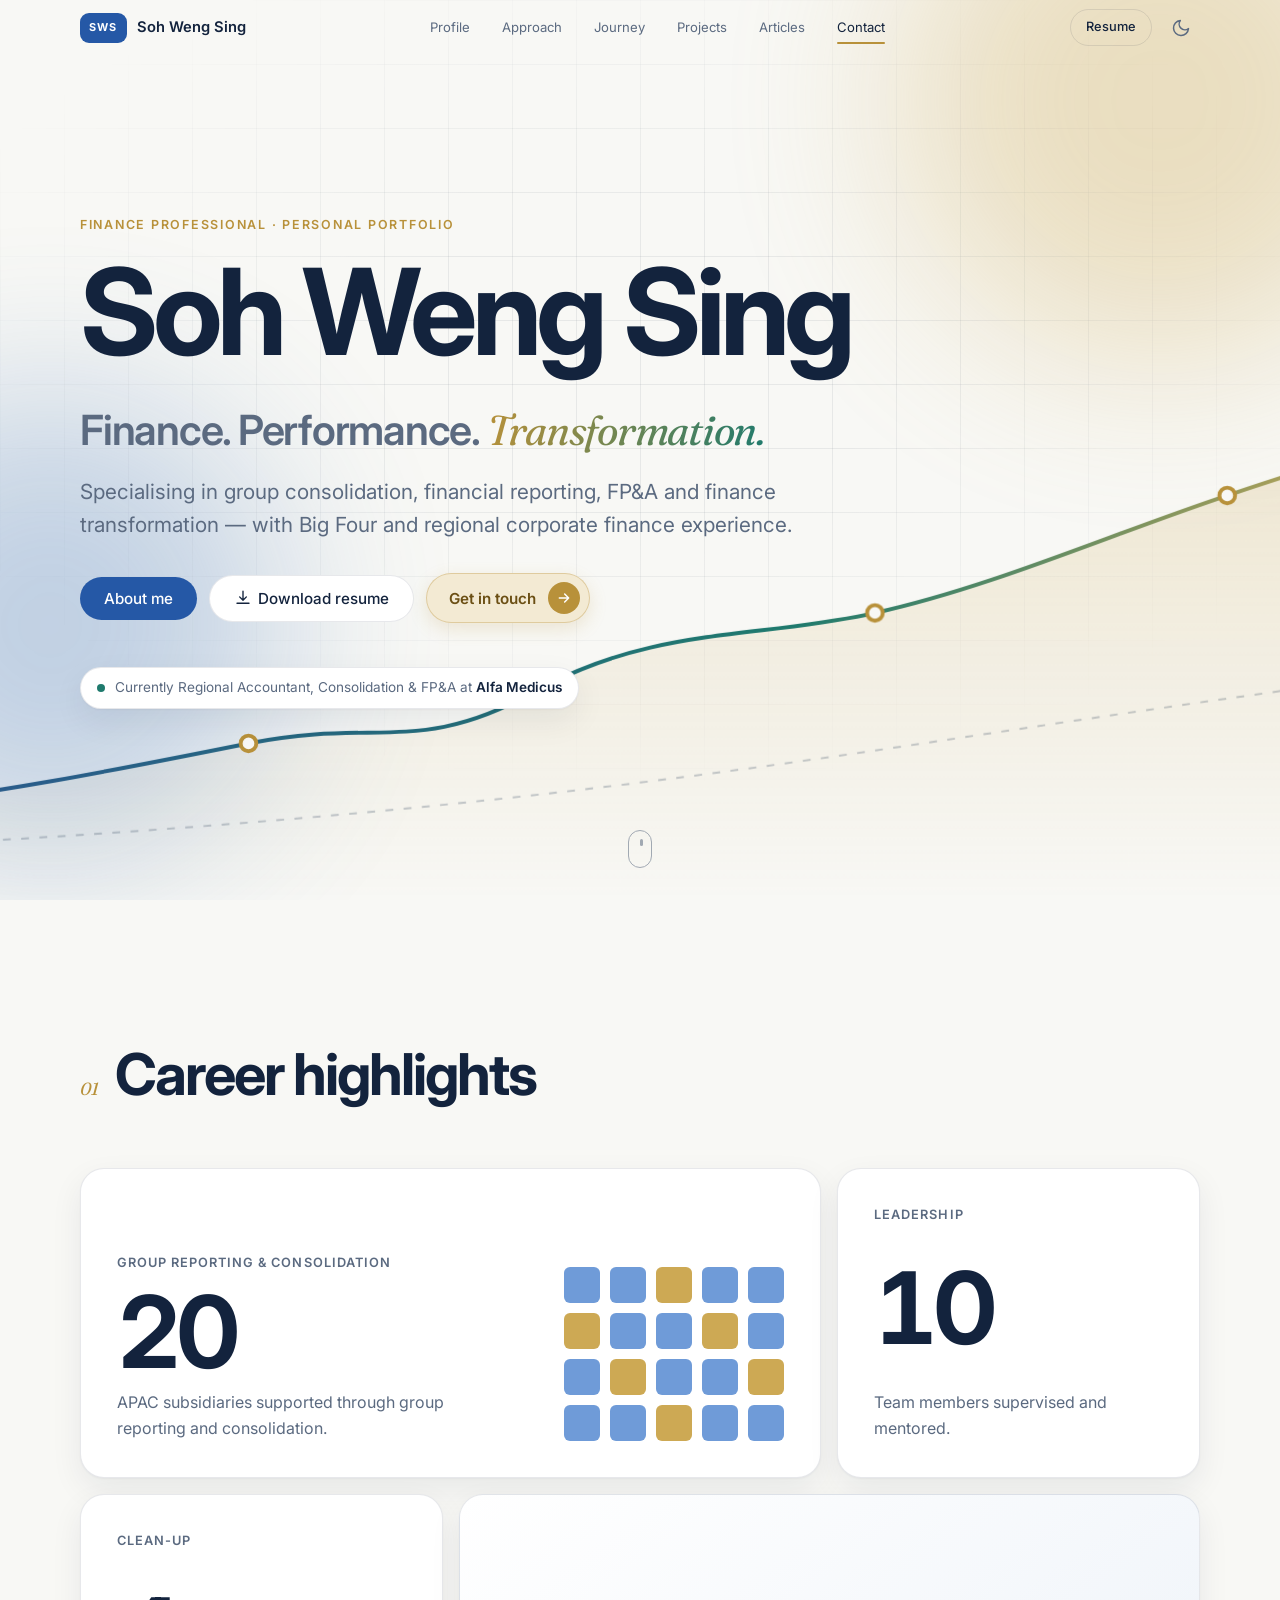
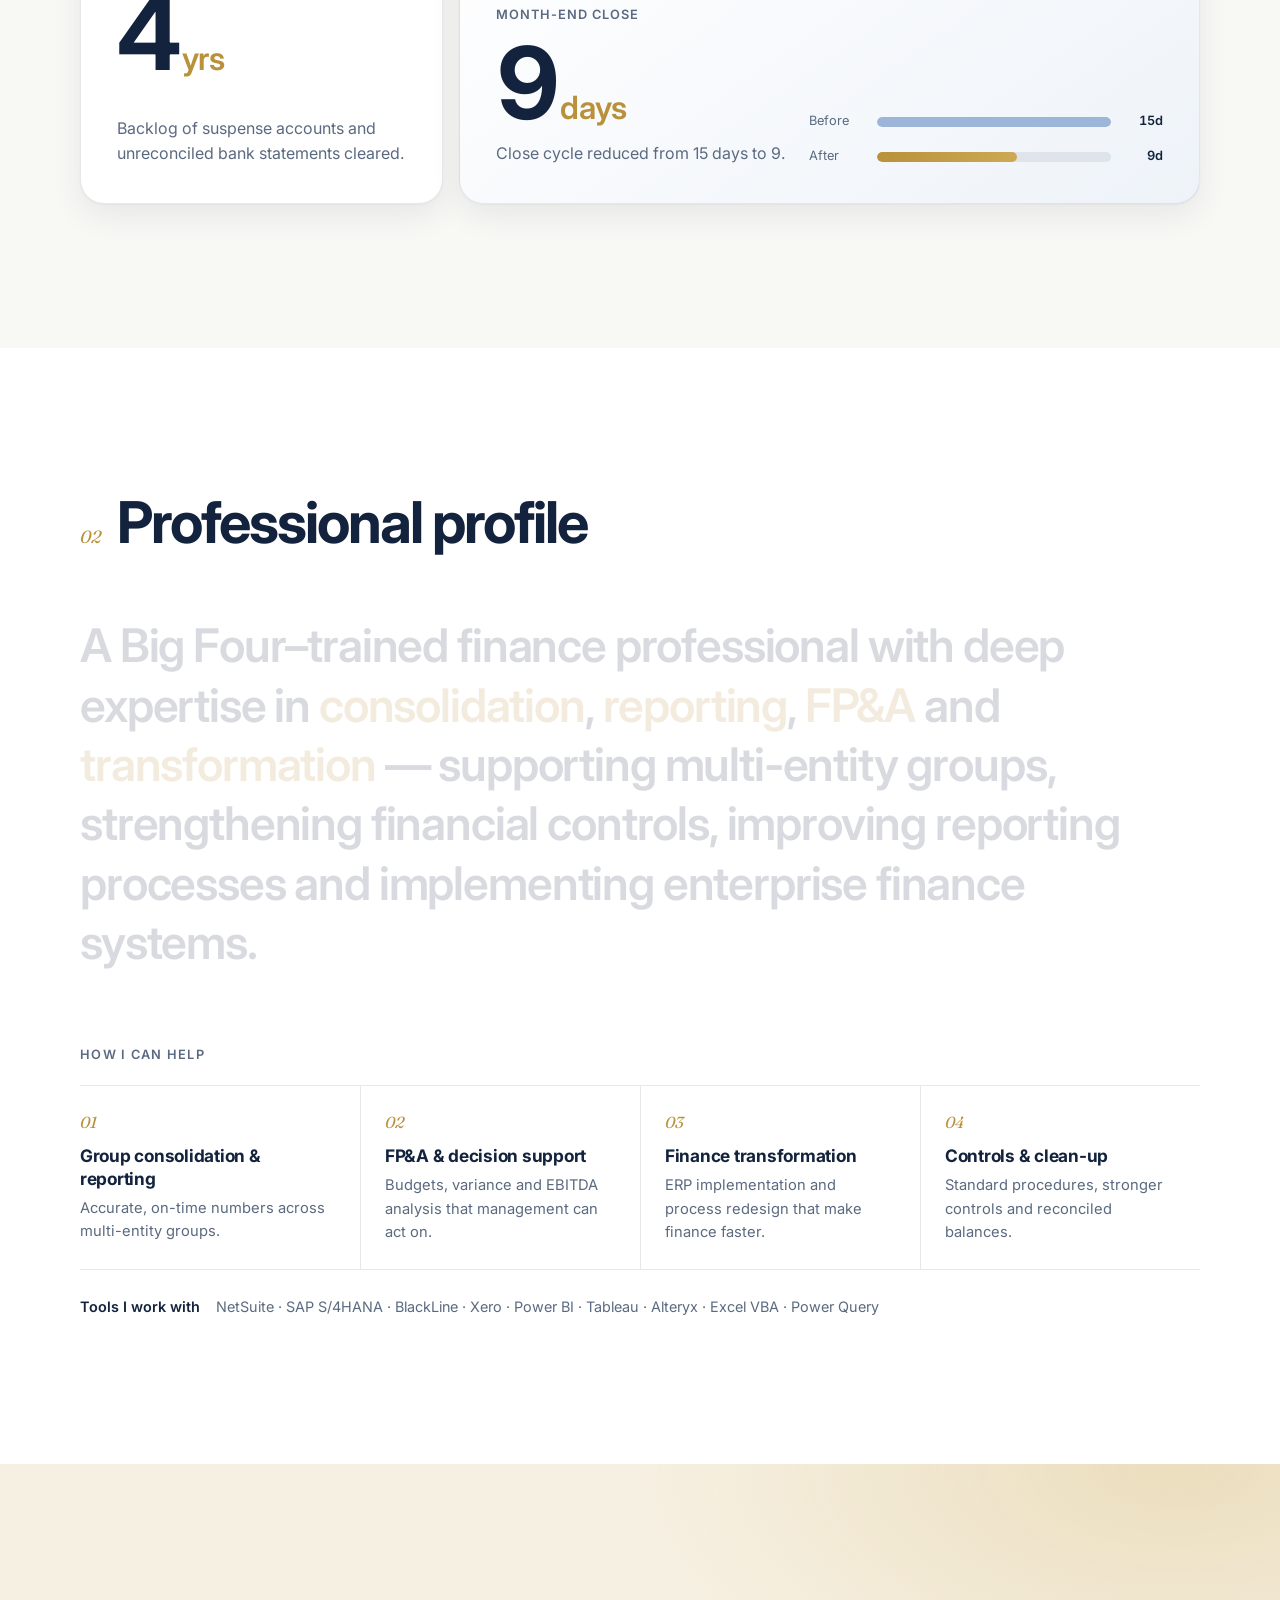
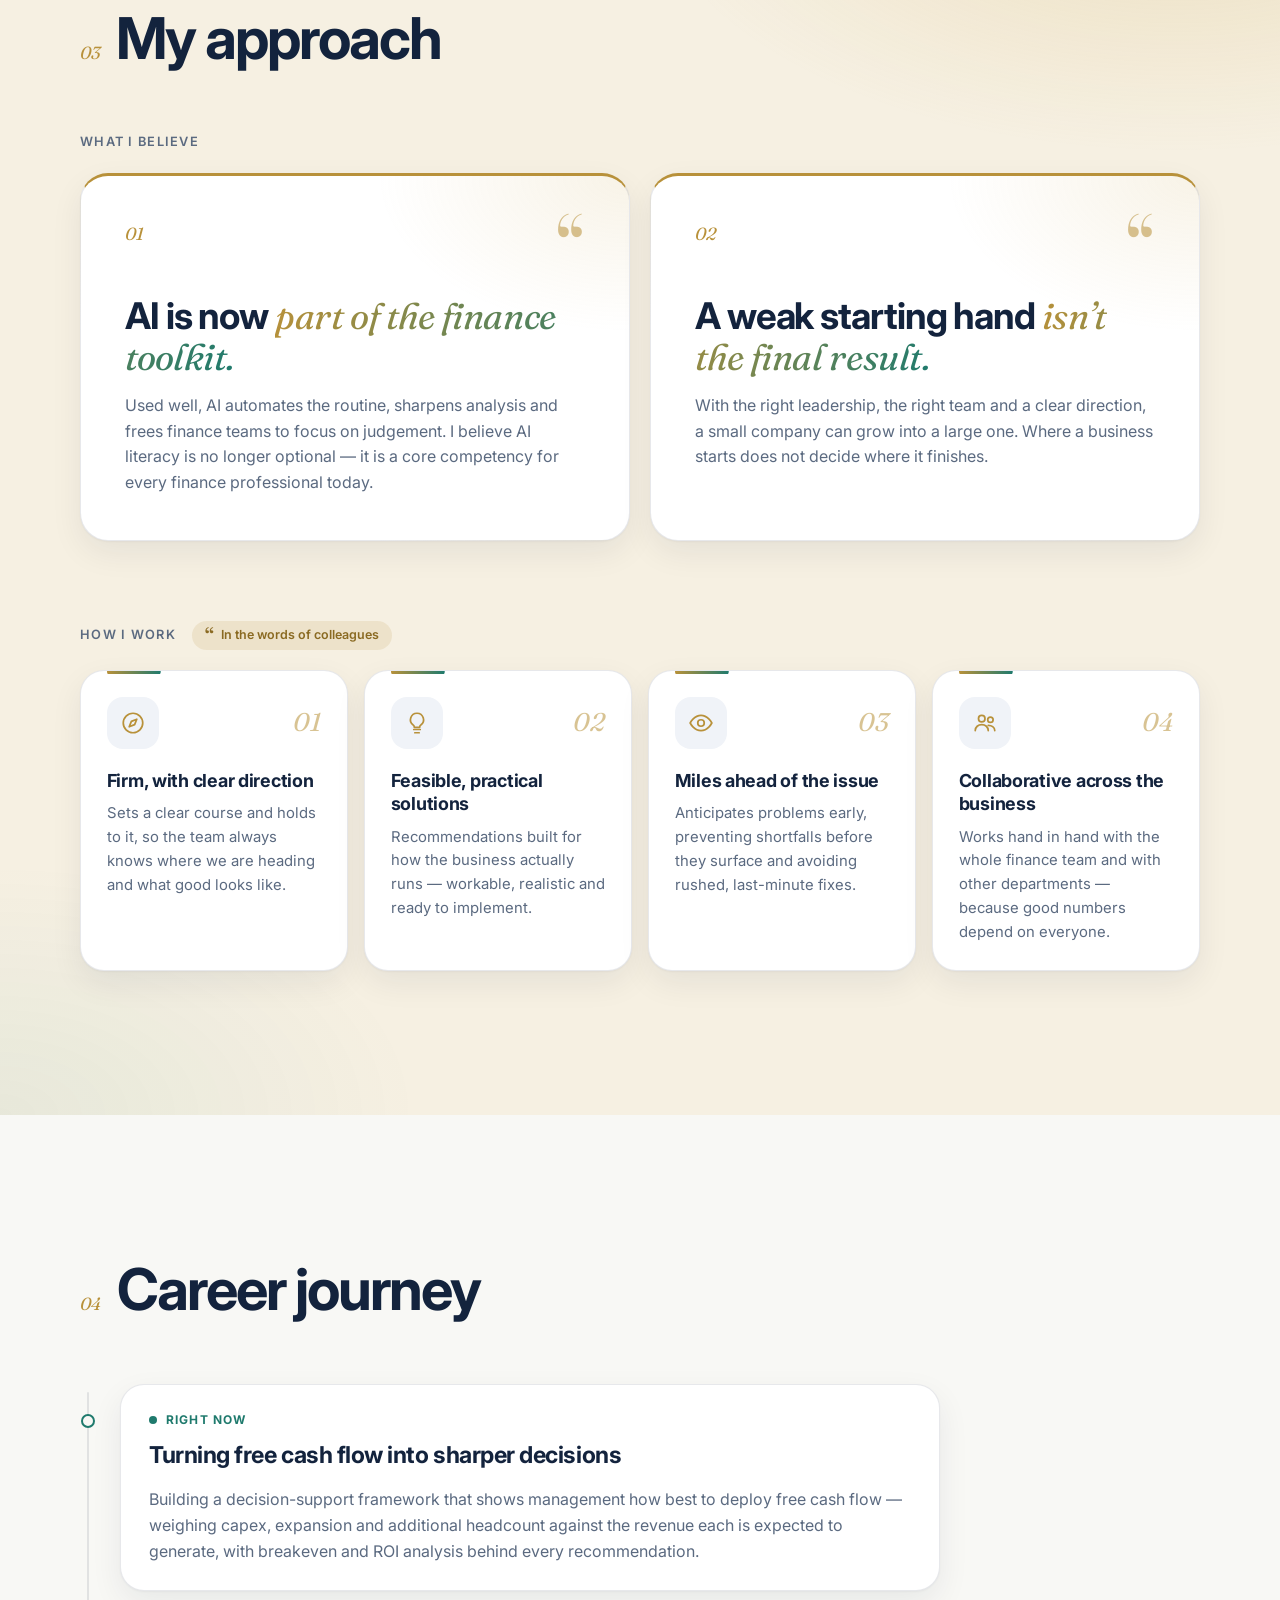
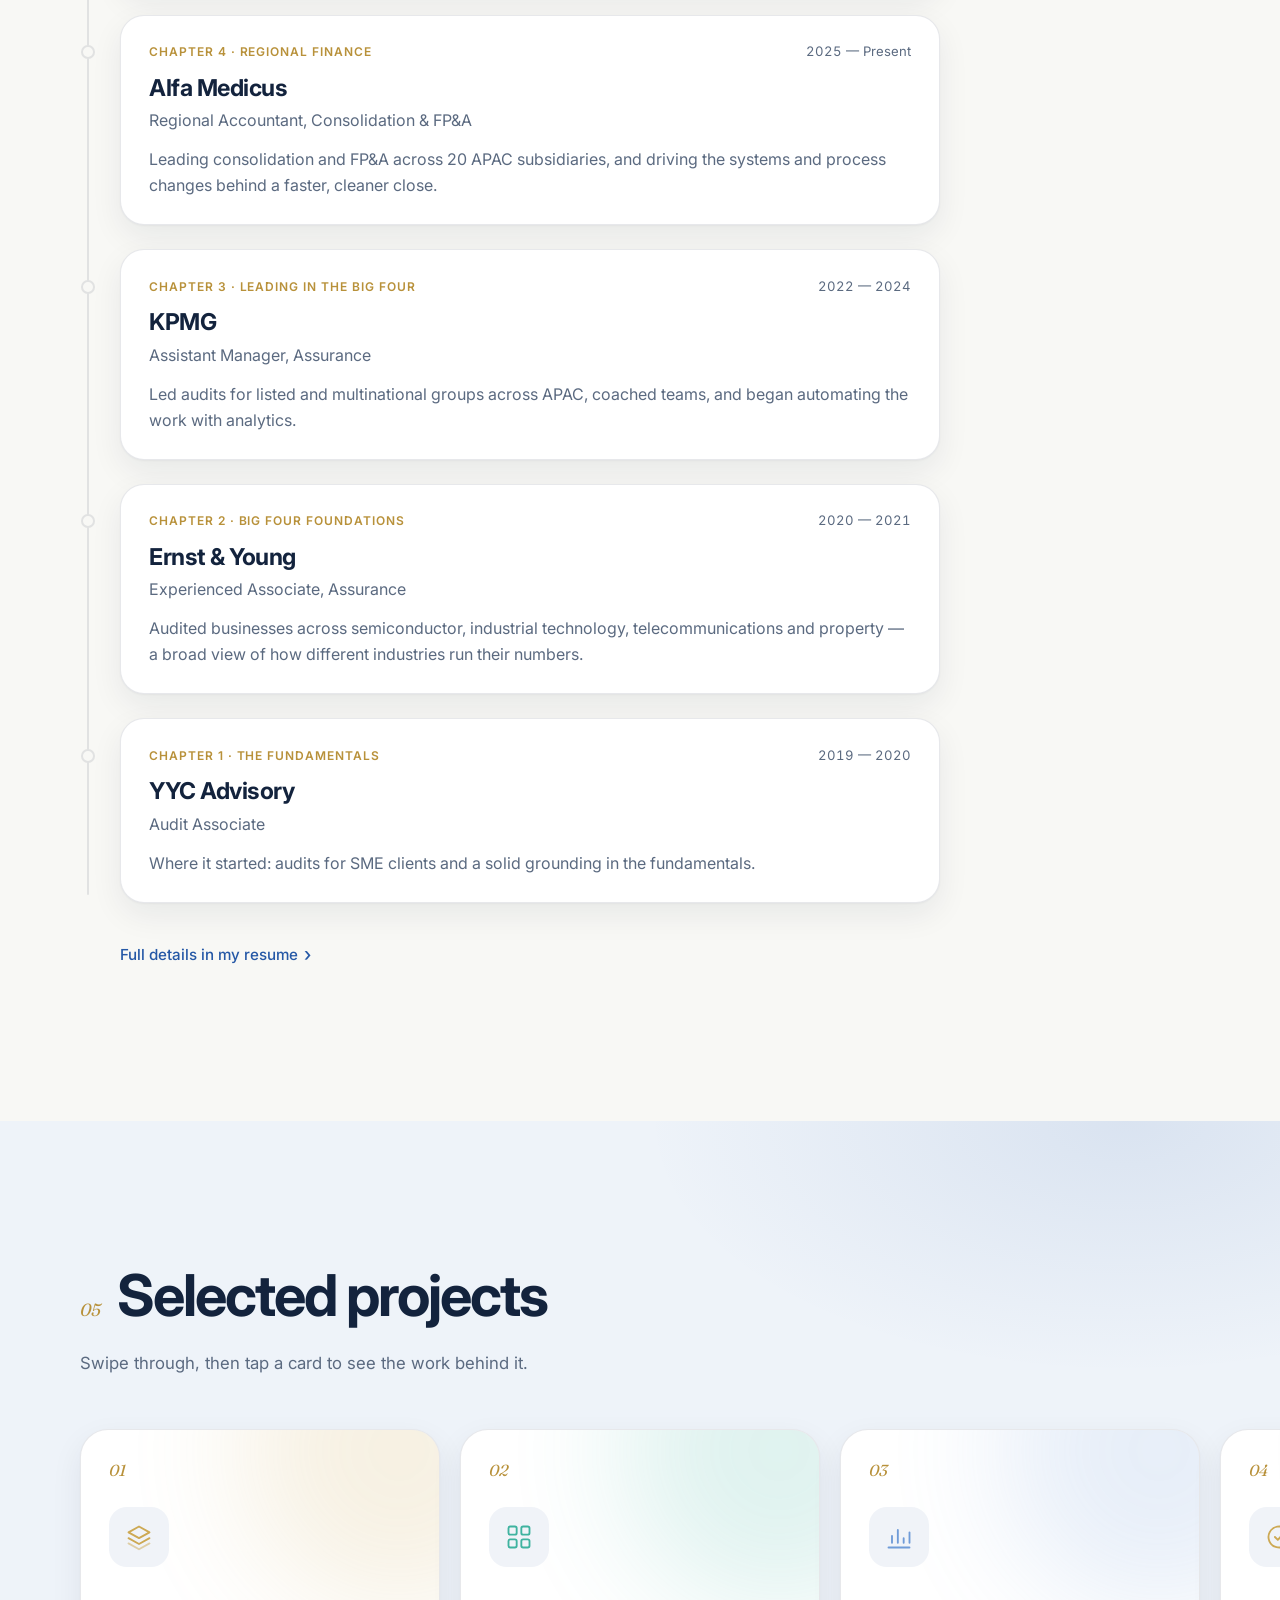
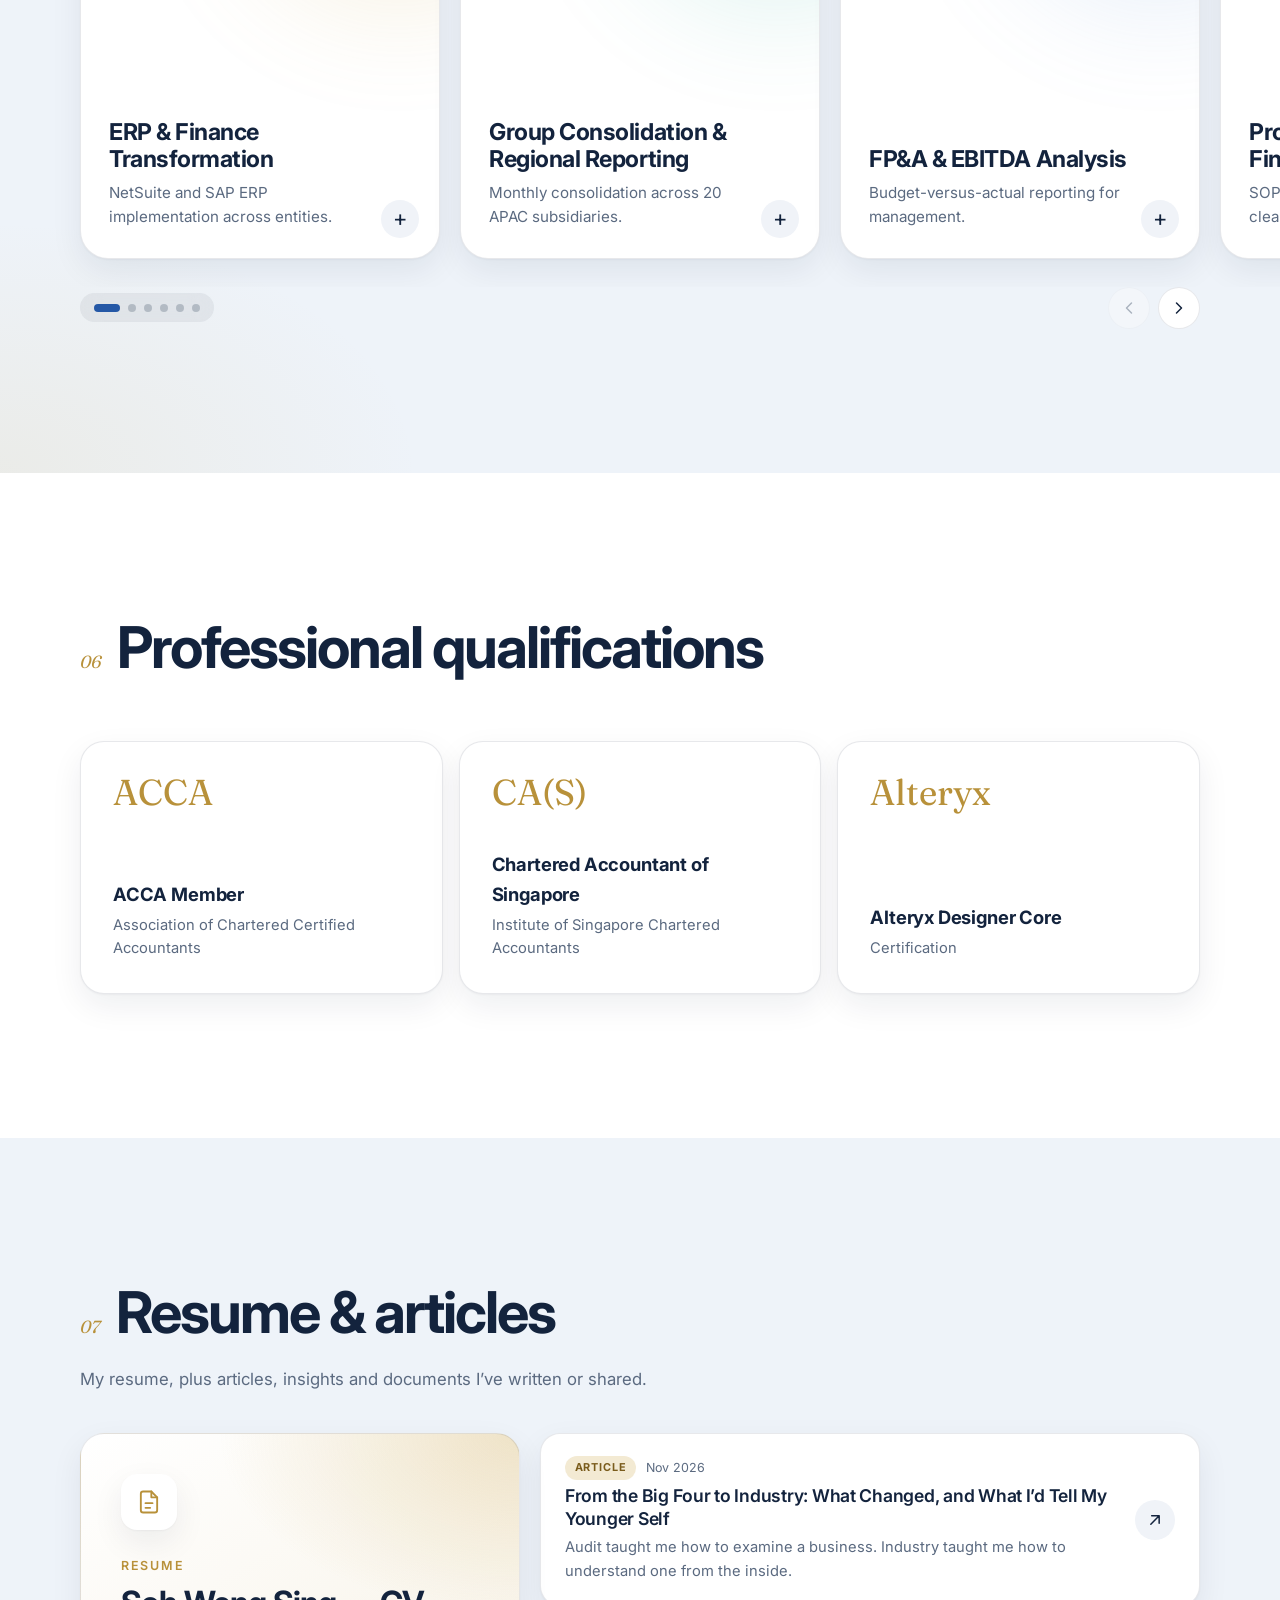
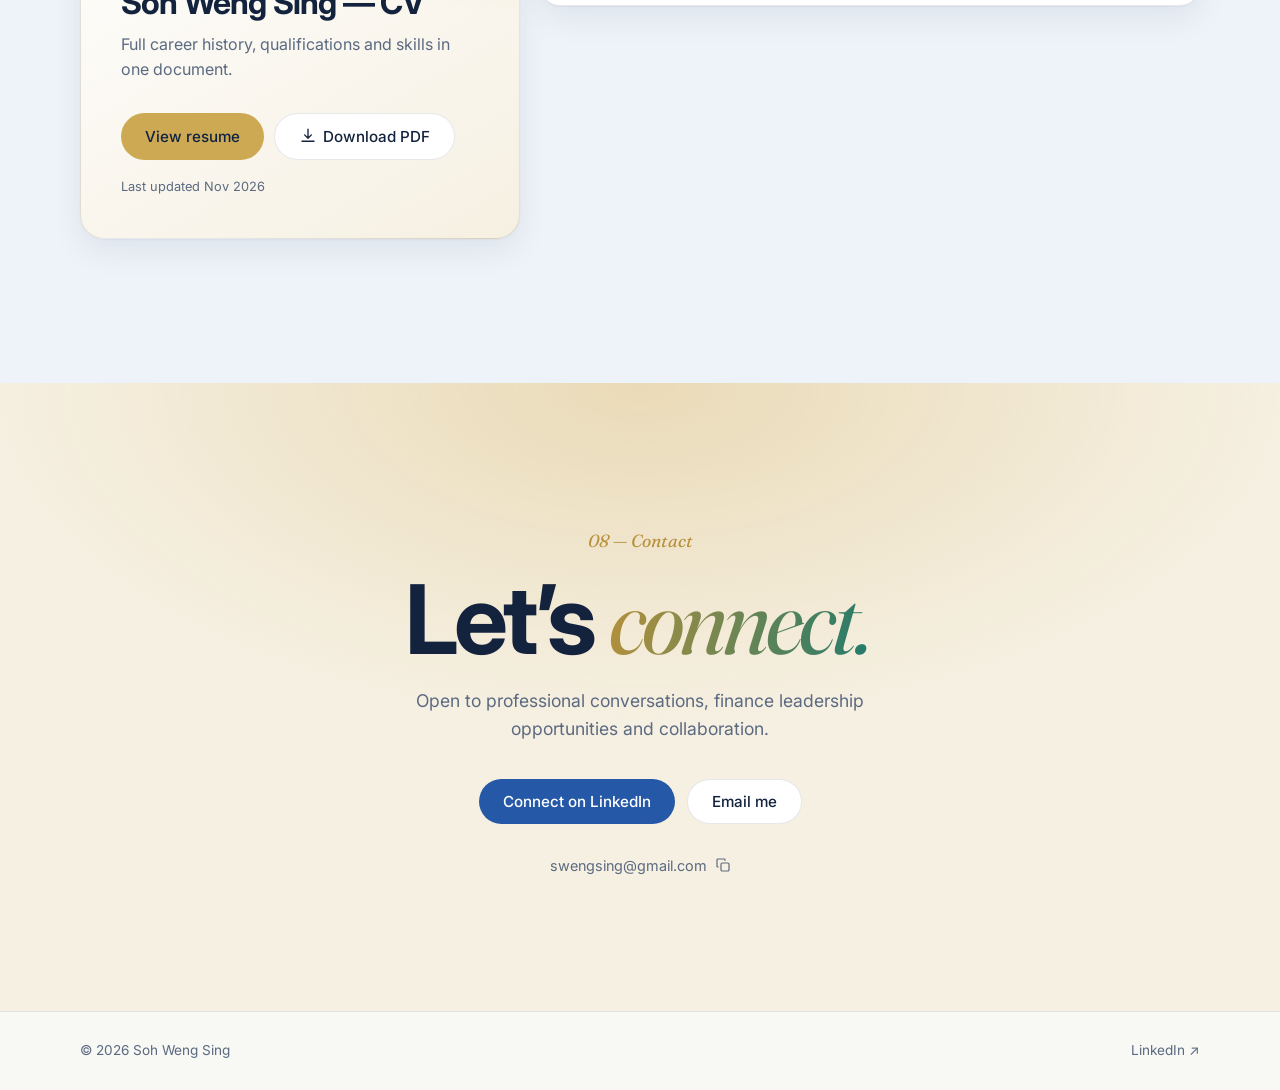
<file: index.html>
<!DOCTYPE html>
<html lang="en">
<head>
  <meta charset="UTF-8" />
  <meta name="viewport" content="width=device-width, initial-scale=1, viewport-fit=cover" />
  <title>Soh Weng Sing — Finance Professional</title>
  <meta name="description" content="Soh Weng Sing — Regional Accountant specialising in group consolidation, financial reporting, FP&amp;A and finance transformation." />
  <meta name="theme-color" content="#F6F4EF" />
  <link rel="canonical" href="https://wengsingsoh.com/" />
  <meta property="og:type" content="website" />
  <meta property="og:site_name" content="Weng Sing | Finance Portfolio" />
  <meta property="og:url" content="https://wengsingsoh.com/" />
  <meta property="og:title" content="Soh Weng Sing — Finance Portfolio" />
  <meta property="og:description" content="Regional Accountant specialising in group consolidation, FP&amp;A and finance transformation. Experience, projects, articles and resume." />
  <meta property="og:image" content="https://wengsingsoh.com/images/share-preview.jpg" />
  <meta property="og:image:width" content="1200" />
  <meta property="og:image:height" content="627" />
  <meta name="twitter:card" content="summary_large_image" />
  <link rel="icon" href="/favicon.ico" sizes="48x48" />
  <link rel="icon" href="/favicon-96x96.png" type="image/png" sizes="96x96" />
  <link rel="apple-touch-icon" href="/apple-touch-icon.png" sizes="180x180" />

  <!-- Fonts -->
  <link rel="preconnect" href="https://fonts.googleapis.com" />
  <link rel="preconnect" href="https://fonts.gstatic.com" crossorigin />
  <link href="https://fonts.googleapis.com/css2?family=Fraunces:ital,opsz,wght@0,9..144,500;1,9..144,400&family=Inter:wght@400;500;600;700&display=swap" rel="stylesheet" />

  <link rel="stylesheet" href="styles.css" />

  <!-- Set theme before paint (prevents a flash of the wrong theme) -->
  <script>
    (function () {
      var d = document.documentElement;
      d.classList.add('js');
      try {
        var t = localStorage.getItem('theme') ||
          (window.matchMedia('(prefers-color-scheme: dark)').matches ? 'dark' : 'light');
        d.setAttribute('data-theme', t);
      } catch (e) { d.setAttribute('data-theme', 'light'); }
    })();
  </script>
  <script src="content.js" defer></script>
  <script src="script.js" defer></script>
  <!-- Site name shown above the address in Google results -->
  <script type="application/ld+json">
  {
    "@context": "https://schema.org",
    "@type": "WebSite",
    "name": "Weng Sing | Finance Portfolio",
    "alternateName": ["Weng Sing Finance Portfolio", "Soh Weng Sing"],
    "url": "https://wengsingsoh.com/"
  }
  </script>
  <!-- Tells Google who this site is about -->
  <script type="application/ld+json">
  {
    "@context": "https://schema.org",
    "@type": "Person",
    "name": "Soh Weng Sing",
    "url": "https://wengsingsoh.com/",
    "jobTitle": "Regional Accountant, Consolidation & FP&A",
    "worksFor": { "@type": "Organization", "name": "Alfa Medicus" },
    "alumniOf": [{ "@type": "Organization", "name": "KPMG" }, { "@type": "Organization", "name": "Ernst & Young" }],
    "hasCredential": ["ACCA", "Chartered Accountant of Singapore"],
    "sameAs": ["https://www.linkedin.com/in/wengsingsoh/"]
  }
  </script>
</head>

<body>
  <a class="skip-link" href="#main">Skip to content</a>
  <div class="scroll-progress" aria-hidden="true"></div>

  <!-- ============ NAVIGATION ============ -->
  <header class="nav" id="nav">
    <div class="container nav__inner">
      <a href="#top" class="nav__logo" aria-label="Soh Weng Sing — back to top">
        <span class="nav__mark">SWS</span>
        <span class="nav__name">Soh Weng Sing</span>
      </a>

      <nav class="nav__links" aria-label="Primary">
        <a href="#profile">Profile</a>
        <a href="#approach">Approach</a>
        <a href="#experience">Journey</a>
        <a href="#projects">Projects</a>
        <a href="#articles">Articles</a>
        <a href="#contact">Contact</a>
      </nav>

      <div class="nav__actions">
        <a class="nav__resume" data-resume-view href="documents/Soh-Weng-Sing-Resume.pdf" target="_blank" rel="noopener">Resume</a>
        <button class="icon-btn" id="themeToggle" type="button" aria-label="Switch light / dark theme">
          <svg class="i icon-moon" viewBox="0 0 24 24"><path d="M21 12.8A9 9 0 1 1 11.2 3a7 7 0 0 0 9.8 9.8Z"/></svg>
          <svg class="i icon-sun" viewBox="0 0 24 24"><circle cx="12" cy="12" r="4"/><path d="M12 2v2M12 20v2M4.9 4.9l1.4 1.4M17.7 17.7l1.4 1.4M2 12h2M20 12h2M4.9 19.1l1.4-1.4M17.7 6.3l1.4-1.4"/></svg>
        </button>
        <button class="icon-btn nav__burger" id="burger" type="button" aria-label="Open menu" aria-expanded="false" aria-controls="mobileMenu">
          <span></span><span></span>
        </button>
      </div>
    </div>
  </header>

  <!-- Mobile full-screen menu -->
  <div class="mobile-menu" id="mobileMenu" aria-hidden="true">
    <a href="#profile" style="--i:0">Profile</a>
    <a href="#approach" style="--i:1">Approach</a>
    <a href="#experience" style="--i:2">Journey</a>
    <a href="#projects" style="--i:3">Projects</a>
    <a href="#articles" style="--i:4">Articles</a>
    <a href="#contact" style="--i:5">Contact</a>
    <a href="documents/Soh-Weng-Sing-Resume.pdf" style="--i:6" data-resume-view target="_blank" rel="noopener">Resume ↗</a>
  </div>

  <main id="main">

    <!-- ============ HERO ============ -->
    <section class="hero" id="top">
      <div class="hero__bg" aria-hidden="true">
        <div class="hero__glow hero__glow--gold"></div>
        <div class="hero__glow hero__glow--blue"></div>
        <div class="hero__grid"></div>
        <svg class="hero__chart" viewBox="0 0 1200 400" preserveAspectRatio="xMidYMax slice">
          <defs>
            <linearGradient id="lineGrad" x1="0" x2="1">
              <stop offset="0" stop-color="#2B5690" />
              <stop offset=".6" stop-color="#1F7A6D" />
              <stop offset="1" stop-color="#CDA954" />
            </linearGradient>
            <linearGradient id="areaGrad" x1="0" y1="0" x2="0" y2="1">
              <stop offset="0" stop-color="#CDA954" stop-opacity=".22" />
              <stop offset="1" stop-color="#CDA954" stop-opacity="0" />
            </linearGradient>
          </defs>
          <path class="chart-bench" d="M0,360 C200,350 400,335 600,310 S900,265 1200,225" />
          <path class="chart-area" d="M0,330 C100,320 200,300 300,280 S430,290 520,240 S690,200 780,180 S960,120 1050,90 S1160,55 1200,45 L1200,400 L0,400 Z" />
          <path class="chart-line" pathLength="1" d="M0,330 C100,320 200,300 300,280 S430,290 520,240 S690,200 780,180 S960,120 1050,90 S1160,55 1200,45" />
          <g class="chart-points">
            <circle cx="300" cy="280" r="6" />
            <circle cx="520" cy="240" r="6" />
            <circle cx="780" cy="180" r="6" />
            <circle cx="1050" cy="90" r="6" />
          </g>
        </svg>
      </div>

      <div class="container hero__content" id="heroContent">
        <p class="eyebrow fade-up" style="--d:.1s">Finance Professional · Personal Portfolio</p>
        <h1 class="hero__title">
          <span class="line"><span>Soh Weng Sing</span></span>
        </h1>
        <p class="hero__tagline fade-up" style="--d:.35s">Finance. Performance. <span class="accent">Transformation.</span></p>
        <p class="hero__sub fade-up" style="--d:.55s">
          Specialising in group consolidation, financial reporting, FP&amp;A and finance transformation —
          with Big Four and regional corporate finance experience.
        </p>
        <div class="hero__cta fade-up" style="--d:.7s">
          <a class="btn btn--primary" href="#profile">About me</a>
          <a class="btn btn--ghost" data-resume-download href="documents/Soh-Weng-Sing-Resume.pdf" download>
            <svg class="i" viewBox="0 0 24 24"><path d="M12 3v12m0 0-4.5-4.5M12 15l4.5-4.5M4 19h16"/></svg>Download resume
          </a>
          <a class="btn btn--touch" href="#contact">Get in touch <span class="chev" aria-hidden="true"><svg class="i" viewBox="0 0 24 24"><path d="M5 12h14M13 6l6 6-6 6"/></svg></span></a>
        </div>
        <p class="hero__status fade-up" style="--d:.85s">
          <span class="dot" aria-hidden="true"></span>
          <span>Currently Regional Accountant, Consolidation &amp; FP&amp;A at <strong>Alfa&nbsp;Medicus</strong></span>
        </p>
      </div>

      <a href="#highlights" class="scroll-cue" aria-label="Scroll to career highlights"><span></span></a>
    </section>

    <!-- ============ 01 HIGHLIGHTS ============ -->
    <section class="section" id="highlights">
      <div class="container">
        <header class="section-head reveal">
          <span class="section-num">01</span>
          <h2>Career highlights</h2>
        </header>

        <div class="bento">
          <article class="tile tile--wide reveal">
            <div>
              <p class="tile__label">Group reporting &amp; consolidation</p>
              <p class="tile__stat"><span class="count" data-to="20">0</span></p>
              <p class="tile__text">APAC subsidiaries supported through group reporting and consolidation.</p>
            </div>
            <div class="entity-grid" data-dots="20" aria-hidden="true"></div>
          </article>

          <article class="tile tile--narrow reveal" style="--d:.1s">
            <p class="tile__label">Leadership</p>
            <p class="tile__stat"><span class="count" data-to="10">0</span></p>
            <p class="tile__text">Team members supervised and mentored.</p>
          </article>

          <article class="tile tile--narrow reveal">
            <p class="tile__label">Clean-up</p>
            <p class="tile__stat"><span class="count" data-to="4">0</span><span class="tile__unit">yrs</span></p>
            <p class="tile__text">Backlog of suspense accounts and unreconciled bank statements cleared.</p>
          </article>

          <article class="tile tile--wide tile--navy reveal" style="--d:.1s">
            <div>
              <p class="tile__label">Month-end close</p>
              <p class="tile__stat"><span class="count" data-from="15" data-to="9" data-duration="2000">15</span><span class="tile__unit">days</span></p>
              <p class="tile__text">Close cycle reduced from 15 days to 9.</p>
            </div>
            <div class="bars" aria-hidden="true">
              <div class="bar"><span class="bar__label">Before</span><span class="bar__track"><span class="bar__fill" style="--w:100%"></span></span><span class="bar__val">15d</span></div>
              <div class="bar"><span class="bar__label">After</span><span class="bar__track"><span class="bar__fill bar__fill--gold" style="--w:60%"></span></span><span class="bar__val">9d</span></div>
            </div>
          </article>
        </div>
      </div>
    </section>

    <!-- ============ 02 PROFILE + HOW I CAN HELP ============ -->
    <section class="section section--profile section--paper" id="profile">
      <div class="container">
        <header class="section-head reveal">
          <span class="section-num">02</span>
          <h2>Professional profile</h2>
        </header>

        <p class="scrub-text" data-scrub>
          A Big Four–trained finance professional with deep expertise in
          <em>consolidation</em>, <em>reporting</em>, <em>FP&amp;A</em> and <em>transformation</em> —
          supporting multi-entity groups, strengthening financial controls, improving reporting
          processes and implementing enterprise finance systems.
        </p>

        <div class="help reveal">
          <p class="help__label">How I can help</p>
          <div class="help__grid">
            <div class="help__item">
              <span class="help__num">01</span>
              <h3>Group consolidation &amp; reporting</h3>
              <p>Accurate, on-time numbers across multi-entity groups.</p>
            </div>
            <div class="help__item">
              <span class="help__num">02</span>
              <h3>FP&amp;A &amp; decision support</h3>
              <p>Budgets, variance and EBITDA analysis that management can act on.</p>
            </div>
            <div class="help__item">
              <span class="help__num">03</span>
              <h3>Finance transformation</h3>
              <p>ERP implementation and process redesign that make finance faster.</p>
            </div>
            <div class="help__item">
              <span class="help__num">04</span>
              <h3>Controls &amp; clean-up</h3>
              <p>Standard procedures, stronger controls and reconciled balances.</p>
            </div>
          </div>
          <p class="help__tools"><span>Tools I work with</span> NetSuite · SAP S/4HANA · BlackLine · Xero · Power BI · Tableau · Alteryx · Excel VBA · Power Query</p>
        </div>
      </div>
    </section>

    <!-- ============ 03 MY APPROACH: beliefs + how I work ============ -->
    <section class="section section--sand" id="approach">
      <div class="container">
        <header class="section-head reveal">
          <span class="section-num">03</span>
          <h2>My approach</h2>
        </header>

        <p class="sub-label reveal">What I believe</p>
        <div class="beliefs">
          <article class="belief reveal">
            <div class="belief__top"><span class="belief__num">01</span><span class="belief__mark" aria-hidden="true">“</span></div>
            <h3>AI is now <em>part of the finance toolkit.</em></h3>
            <p>Used well, AI automates the routine, sharpens analysis and frees finance teams to focus on judgement.
              I believe AI literacy is no longer optional — it is a core competency for every finance professional today.</p>
          </article>
          <article class="belief reveal" style="--d:.12s">
            <div class="belief__top"><span class="belief__num">02</span><span class="belief__mark" aria-hidden="true">“</span></div>
            <h3>A weak starting hand <em>isn’t the final result.</em></h3>
            <p>With the right leadership, the right team and a clear direction, a small company can grow into a large one.
              Where a business starts does not decide where it finishes.</p>
          </article>
        </div>

        <div class="work-head reveal">
          <p class="sub-label">How I work</p>
          <span class="work-head__pill">In the words of colleagues</span>
        </div>
        <div class="work-grid">
          <article class="work reveal">
            <div class="work__top">
              <span class="work__icon"><svg class="i" viewBox="0 0 24 24"><circle cx="12" cy="12" r="9"/><path d="m15.5 8.5-2 5-5 2 2-5 5-2Z"/></svg></span>
              <span class="work__num">01</span>
            </div>
            <h3>Firm, with clear direction</h3>
            <p>Sets a clear course and holds to it, so the team always knows where we are heading and what good looks like.</p>
          </article>
          <article class="work reveal" style="--d:.08s">
            <div class="work__top">
              <span class="work__icon"><svg class="i" viewBox="0 0 24 24"><path d="M9 18h6M10 21h4"/><path d="M12 3a6 6 0 0 0-3.5 10.9c.6.4 1 1.1 1 1.8V16h5v-.3c0-.7.4-1.4 1-1.8A6 6 0 0 0 12 3Z"/></svg></span>
              <span class="work__num">02</span>
            </div>
            <h3>Feasible, practical solutions</h3>
            <p>Recommendations built for how the business actually runs — workable, realistic and ready to implement.</p>
          </article>
          <article class="work reveal" style="--d:.16s">
            <div class="work__top">
              <span class="work__icon"><svg class="i" viewBox="0 0 24 24"><path d="M2 12s3.5-7 10-7 10 7 10 7-3.5 7-10 7S2 12 2 12Z"/><circle cx="12" cy="12" r="3"/></svg></span>
              <span class="work__num">03</span>
            </div>
            <h3>Miles ahead of the issue</h3>
            <p>Anticipates problems early, preventing shortfalls before they surface and avoiding rushed, last-minute fixes.</p>
          </article>
          <article class="work reveal" style="--d:.24s">
            <div class="work__top">
              <span class="work__icon"><svg class="i" viewBox="0 0 24 24"><circle cx="9" cy="8" r="3"/><circle cx="17" cy="9" r="2.5"/><path d="M3 19c0-3.3 2.7-5.5 6-5.5s6 2.2 6 5.5M15 14.2c3 .1 6 1.8 6 4.8"/></svg></span>
              <span class="work__num">04</span>
            </div>
            <h3>Collaborative across the business</h3>
            <p>Works hand in hand with the whole finance team and with other departments — because good numbers depend on everyone.</p>
          </article>
        </div>
      </div>
    </section>

    <!-- ============ 04 CAREER JOURNEY ============ -->
    <section class="section" id="experience">
      <div class="container">
        <header class="section-head reveal">
          <span class="section-num">04</span>
          <h2>Career journey</h2>
        </header>

        <div class="timeline">
          <div class="timeline__rail" aria-hidden="true"><div class="timeline__fill"></div></div>

          <article class="job job--now">
            <span class="job__marker" aria-hidden="true"></span>
            <div class="job__card now-card reveal">
              <div class="job__top">
                <span class="now-card__label"><span class="dot" aria-hidden="true"></span>Right now</span>
              </div>
              <h3 class="job__company">Turning free cash flow into sharper decisions</h3>
              <p class="job__story">Building a decision-support framework that shows management how best to deploy free cash flow —
                weighing capex, expansion and additional headcount against the revenue each is expected to generate,
                with breakeven and ROI analysis behind every recommendation.</p>
            </div>
          </article>

          <article class="job">
            <span class="job__marker" aria-hidden="true"></span>
            <div class="job__card reveal">
              <div class="job__top">
                <span class="job__chapter">Chapter 4 · Regional finance</span>
                <span class="job__date">2025 — Present</span>
              </div>
              <h3 class="job__company">Alfa Medicus</h3>
              <p class="job__role">Regional Accountant, Consolidation &amp; FP&amp;A</p>
              <p class="job__story">Leading consolidation and FP&amp;A across 20 APAC subsidiaries, and driving the systems
                and process changes behind a faster, cleaner close.</p>
            </div>
          </article>

          <article class="job">
            <span class="job__marker" aria-hidden="true"></span>
            <div class="job__card reveal">
              <div class="job__top">
                <span class="job__chapter">Chapter 3 · Leading in the Big Four</span>
                <span class="job__date">2022 — 2024</span>
              </div>
              <h3 class="job__company">KPMG</h3>
              <p class="job__role">Assistant Manager, Assurance</p>
              <p class="job__story">Led audits for listed and multinational groups across APAC, coached teams,
                and began automating the work with analytics.</p>
            </div>
          </article>

          <article class="job">
            <span class="job__marker" aria-hidden="true"></span>
            <div class="job__card reveal">
              <div class="job__top">
                <span class="job__chapter">Chapter 2 · Big Four foundations</span>
                <span class="job__date">2020 — 2021</span>
              </div>
              <h3 class="job__company">Ernst &amp; Young</h3>
              <p class="job__role">Experienced Associate, Assurance</p>
              <p class="job__story">Audited businesses across semiconductor, industrial technology, telecommunications
                and property — a broad view of how different industries run their numbers.</p>
            </div>
          </article>

          <article class="job">
            <span class="job__marker" aria-hidden="true"></span>
            <div class="job__card reveal">
              <div class="job__top">
                <span class="job__chapter">Chapter 1 · The fundamentals</span>
                <span class="job__date">2019 — 2020</span>
              </div>
              <h3 class="job__company">YYC Advisory</h3>
              <p class="job__role">Audit Associate</p>
              <p class="job__story">Where it started: audits for SME clients and a solid grounding in the fundamentals.</p>
            </div>
          </article>
        </div>

        <a class="btn btn--link journey__resume reveal" data-resume-view href="documents/Soh-Weng-Sing-Resume.pdf" target="_blank" rel="noopener">
          Full details in my resume <span class="chev">›</span>
        </a>
      </div>
    </section>

    <!-- ============ 05 PROJECTS (Apple-style gallery) ============ -->
    <section class="section section--navy" id="projects">
      <div class="container">
        <header class="section-head reveal">
          <span class="section-num">05</span>
          <h2>Selected projects</h2>
        </header>
        <p class="section-lede reveal">Swipe through, then tap a card to see the work behind it.</p>
      </div>

      <div class="carousel reveal">
        <div class="carousel__track" id="projectTrack">
          <button class="project-card" type="button" style="--glow:#CDA954" aria-haspopup="dialog">
            <span class="project-card__num">01</span>
            <span class="project-card__icon"><svg class="i" viewBox="0 0 24 24"><path d="M12 3 3 8l9 5 9-5-9-5Z"/><path d="m3 13 9 5 9-5"/><path d="m3 17.5 9 5 9-5" opacity=".5"/></svg></span>
            <span class="project-card__body">
              <span class="project-card__title">ERP &amp; Finance Transformation</span>
              <span class="project-card__text">NetSuite and SAP ERP implementation across entities.</span>
            </span>
            <span class="project-card__plus" aria-hidden="true">+</span>
          </button>

          <button class="project-card" type="button" style="--glow:#3FB3A0" aria-haspopup="dialog">
            <span class="project-card__num">02</span>
            <span class="project-card__icon"><svg class="i" viewBox="0 0 24 24"><rect x="3" y="3" width="7" height="7" rx="1.5"/><rect x="14" y="3" width="7" height="7" rx="1.5"/><rect x="3" y="14" width="7" height="7" rx="1.5"/><rect x="14" y="14" width="7" height="7" rx="1.5"/></svg></span>
            <span class="project-card__body">
              <span class="project-card__title">Group Consolidation &amp; Regional Reporting</span>
              <span class="project-card__text">Monthly consolidation across 20 APAC subsidiaries.</span>
            </span>
            <span class="project-card__plus" aria-hidden="true">+</span>
          </button>

          <button class="project-card" type="button" style="--glow:#6F9BD8" aria-haspopup="dialog">
            <span class="project-card__num">03</span>
            <span class="project-card__icon"><svg class="i" viewBox="0 0 24 24"><path d="M3 21h18"/><path d="M6 17V11M11 17V6M16 17v-4M21 17V8"/></svg></span>
            <span class="project-card__body">
              <span class="project-card__title">FP&amp;A &amp; EBITDA Analysis</span>
              <span class="project-card__text">Budget-versus-actual reporting for management.</span>
            </span>
            <span class="project-card__plus" aria-hidden="true">+</span>
          </button>

          <button class="project-card" type="button" style="--glow:#CDA954" aria-haspopup="dialog">
            <span class="project-card__num">04</span>
            <span class="project-card__icon"><svg class="i" viewBox="0 0 24 24"><path d="M21 12a9 9 0 1 1-3-6.7L21 8"/><path d="M21 3v5h-5"/><path d="m8.5 12 2.5 2.5 4.5-5"/></svg></span>
            <span class="project-card__body">
              <span class="project-card__title">Process Improvement &amp; Financial Controls</span>
              <span class="project-card__text">SOP standardisation and backlog clearance.</span>
            </span>
            <span class="project-card__plus" aria-hidden="true">+</span>
          </button>

          <button class="project-card" type="button" style="--glow:#3FB3A0" aria-haspopup="dialog">
            <span class="project-card__num">05</span>
            <span class="project-card__icon"><svg class="i" viewBox="0 0 24 24"><circle cx="6" cy="5" r="2.5"/><circle cx="18" cy="5" r="2.5"/><path d="M6 7.5V9a6 6 0 0 0 12 0V7.5M12 15v6"/></svg></span>
            <span class="project-card__body">
              <span class="project-card__title">M&amp;A &amp; Corporate Transactions</span>
              <span class="project-card__text">Due diligence, entity amalgamation and PPA exposure.</span>
            </span>
            <span class="project-card__plus" aria-hidden="true">+</span>
          </button>

          <button class="project-card" type="button" style="--glow:#6F9BD8" aria-haspopup="dialog">
            <span class="project-card__num">06</span>
            <span class="project-card__icon"><svg class="i" viewBox="0 0 24 24"><ellipse cx="12" cy="5" rx="8" ry="3"/><path d="M4 5v14c0 1.7 3.6 3 8 3s8-1.3 8-3V5"/><path d="M4 12c0 1.7 3.6 3 8 3s8-1.3 8-3"/></svg></span>
            <span class="project-card__body">
              <span class="project-card__title">Data Analytics &amp; Automation</span>
              <span class="project-card__text">Alteryx and Excel VBA tools for finance and audit work.</span>
            </span>
            <span class="project-card__plus" aria-hidden="true">+</span>
          </button>
        </div>

        <div class="container carousel__controls">
          <div class="carousel__dots" id="carouselDots"></div>
          <div class="carousel__arrows">
            <button type="button" id="carouselPrev" aria-label="Previous project"><svg class="i" viewBox="0 0 24 24"><path d="m15 18-6-6 6-6"/></svg></button>
            <button type="button" id="carouselNext" aria-label="Next project"><svg class="i" viewBox="0 0 24 24"><path d="m9 18 6-6-6-6"/></svg></button>
          </div>
        </div>
      </div>
    </section>

    <!-- ============ 06 QUALIFICATIONS ============ -->
    <section class="section section--paper" id="qualifications">
      <div class="container">
        <header class="section-head reveal">
          <span class="section-num">06</span>
          <h2>Professional qualifications</h2>
        </header>

        <div class="quals reveal">
          <article class="qual">
            <span class="qual__badge">ACCA</span>
            <div>
              <h3>ACCA Member</h3>
              <p>Association of Chartered Certified Accountants</p>
            </div>
          </article>
          <article class="qual">
            <span class="qual__badge">CA(S)</span>
            <div>
              <h3>Chartered Accountant of Singapore</h3>
              <p>Institute of Singapore Chartered Accountants</p>
            </div>
          </article>
          <article class="qual">
            <span class="qual__badge">Alteryx</span>
            <div>
              <h3>Alteryx Designer Core</h3>
              <p>Certification</p>
            </div>
          </article>
        </div>
      </div>
    </section>

    <!-- ============ 07 RESUME, ARTICLES & DOCUMENTS ============ -->
    <!-- The resume link and article list come from content.js — edit that file, not this one. -->
    <section class="section section--mist" id="articles">
      <div class="container">
        <header class="section-head reveal">
          <span class="section-num">07</span>
          <h2>Resume &amp; articles</h2>
        </header>
        <p class="section-lede reveal">My resume, plus articles, insights and documents I’ve written or shared.</p>

        <div class="docs-grid">
          <article class="resume-card reveal" id="resumeCard">
            <span class="resume-card__icon" aria-hidden="true">
              <svg class="i" viewBox="0 0 24 24"><path d="M14 3H7a2 2 0 0 0-2 2v14a2 2 0 0 0 2 2h10a2 2 0 0 0 2-2V8l-5-5Z"/><path d="M14 3v5h5M9 13h6M9 17h4"/></svg>
            </span>
            <p class="eyebrow">Resume</p>
            <h3>Soh Weng Sing — CV</h3>
            <p class="resume-card__text">Full career history, qualifications and skills in one document.</p>
            <div class="resume-card__actions">
              <a class="btn btn--gold" data-resume-view href="documents/Soh-Weng-Sing-Resume.pdf" target="_blank" rel="noopener">View resume</a>
              <a class="btn btn--outline-light" data-resume-download href="documents/Soh-Weng-Sing-Resume.pdf" download>
                <svg class="i" viewBox="0 0 24 24"><path d="M12 3v12m0 0-4.5-4.5M12 15l4.5-4.5M4 19h16"/></svg>Download PDF
              </a>
            </div>
            <p class="resume-card__updated" data-resume-updated></p>
          </article>

          <div class="article-list reveal" id="articleList" style="--d:.1s">
            <!-- Plain link so search engines see it before JavaScript runs; script.js redraws this list from content.js -->
            <a class="article-item" href="articles/from-big-four-to-industry.html">
              <span class="article-item__meta"><span class="article-item__type">Article</span><span>Nov 2026</span></span>
              <span class="article-item__title">From the Big Four to Industry: What Changed, and What I’d Tell My Younger Self</span>
              <span class="article-item__summary">Audit taught me how to examine a business. Industry taught me how to understand one from the inside.</span>
            </a>
          </div>
        </div>
      </div>
    </section>

    <!-- ============ 08 CONTACT ============ -->
    <section class="section section--contact section--navy section--finale" id="contact">
      <div class="container">
        <span class="section-num reveal">08 — Contact</span>
        <h2 class="contact__title reveal">Let’s <span class="accent">connect.</span></h2>
        <p class="contact__text reveal">Open to professional conversations, finance leadership opportunities and collaboration.</p>
        <div class="contact__actions reveal">
          <a class="btn btn--primary" href="https://www.linkedin.com/in/wengsingsoh/" target="_blank" rel="noopener">
            Connect on LinkedIn
          </a>
          <a class="btn btn--ghost" href="mailto:swengsing@gmail.com">Email me</a>
        </div>
        <button class="copy-email reveal" id="copyEmail" type="button" data-email="swengsing@gmail.com" aria-label="Copy email address">
          swengsing@gmail.com
          <svg class="i" viewBox="0 0 24 24"><rect x="9" y="9" width="12" height="12" rx="2"/><path d="M5 15H4a1 1 0 0 1-1-1V4a1 1 0 0 1 1-1h10a1 1 0 0 1 1 1v1"/></svg>
        </button>
      </div>
    </section>
  </main>

  <!-- ============ FOOTER ============ -->
  <footer class="footer footer--navy">
    <div class="container footer__inner">
      <p>© <span id="year">2026</span> Soh Weng Sing</p>
      <a href="https://www.linkedin.com/in/wengsingsoh/" target="_blank" rel="noopener">LinkedIn ↗</a>
    </div>
  </footer>

  <!-- Project detail modal -->
  <dialog class="modal" id="projectModal" aria-labelledby="modalTitle">
    <div class="modal__inner">
      <button class="modal__close" id="modalClose" type="button" aria-label="Close">
        <svg class="i" viewBox="0 0 24 24"><path d="M18 6 6 18M6 6l12 12"/></svg>
      </button>
      <p class="modal__tag" id="modalTag"></p>
      <h3 class="modal__title" id="modalTitle"></h3>
      <div class="modal__metric" id="modalMetric"></div>
      <p class="modal__summary" id="modalSummary"></p>
      <ul class="modal__points" id="modalPoints"></ul>
      <ul class="tag-row" id="modalTags"></ul>
    </div>
  </dialog>

  <div class="toast" id="toast" role="status" aria-live="polite"></div>

  <button class="to-top" id="toTop" type="button" aria-label="Back to top">
    <svg class="i" viewBox="0 0 24 24"><path d="m18 15-6-6-6 6"/></svg>
  </button>
</body>
</html>
</file>
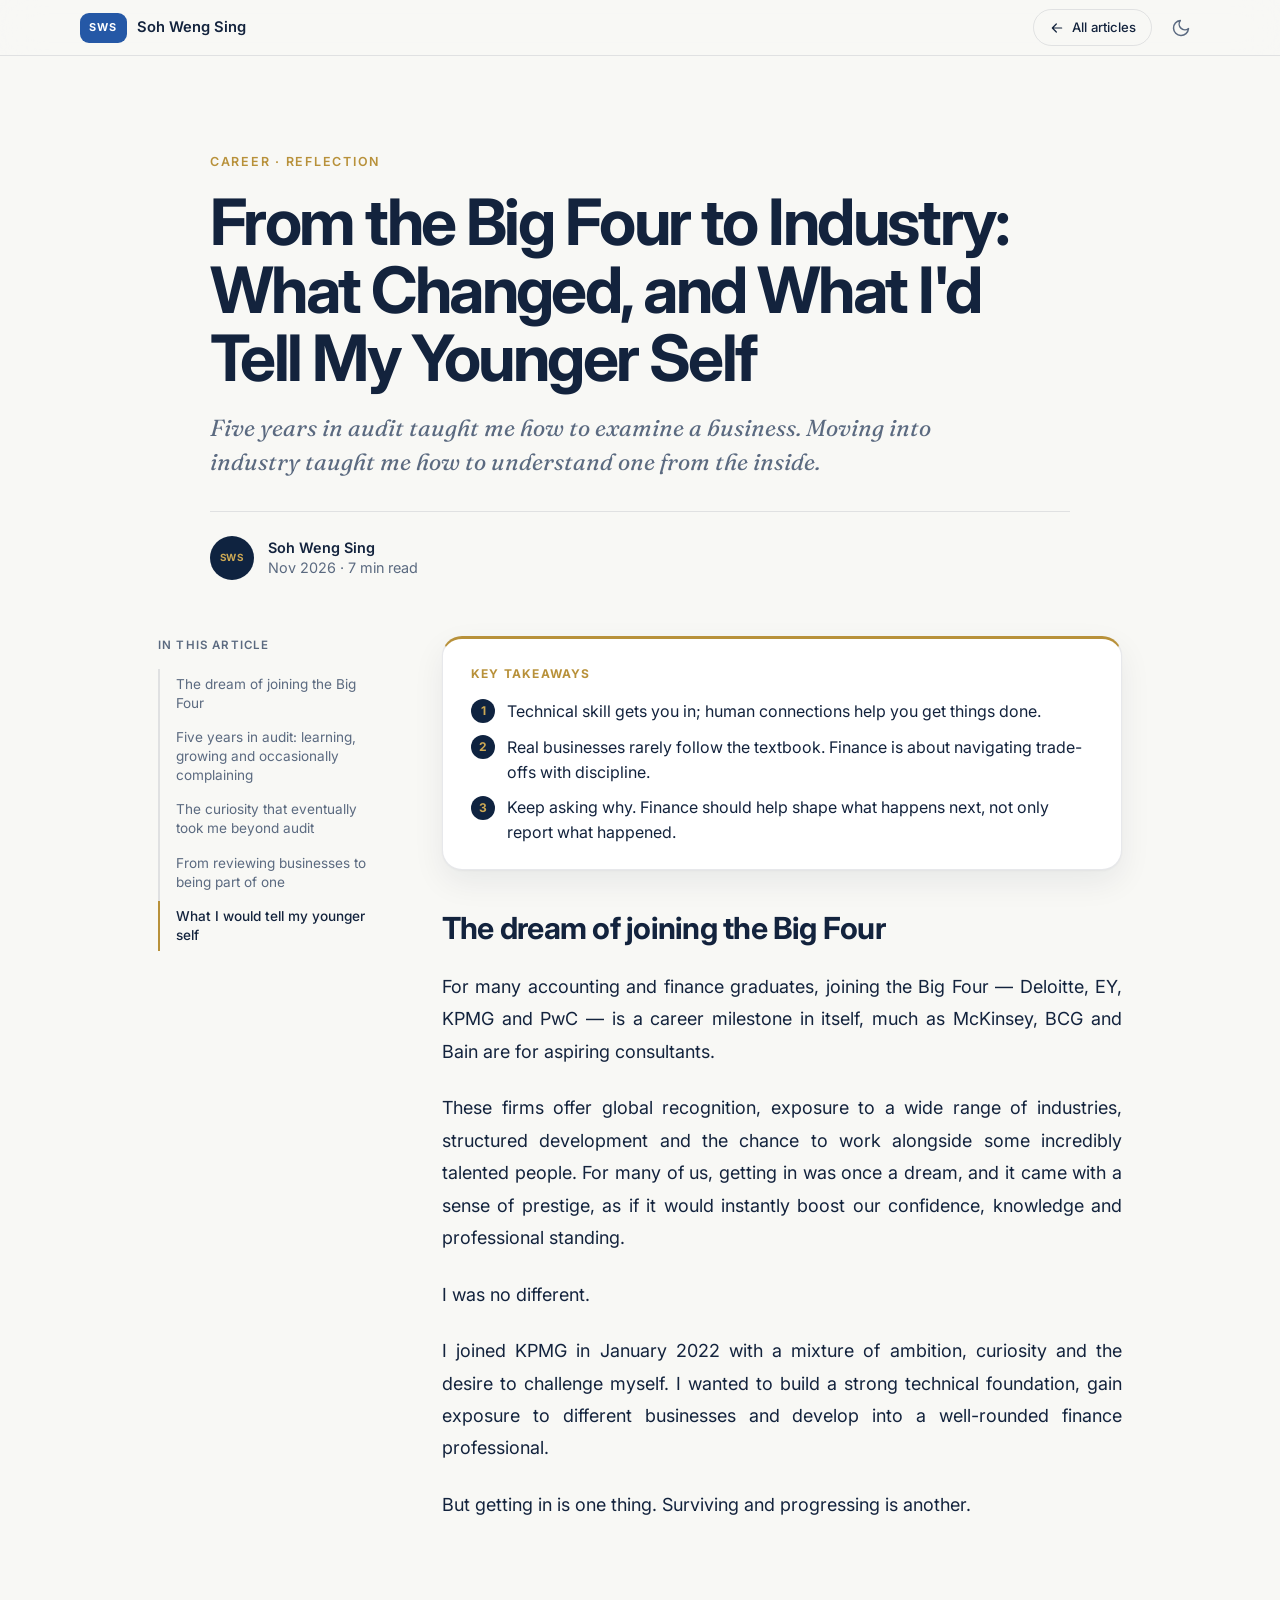
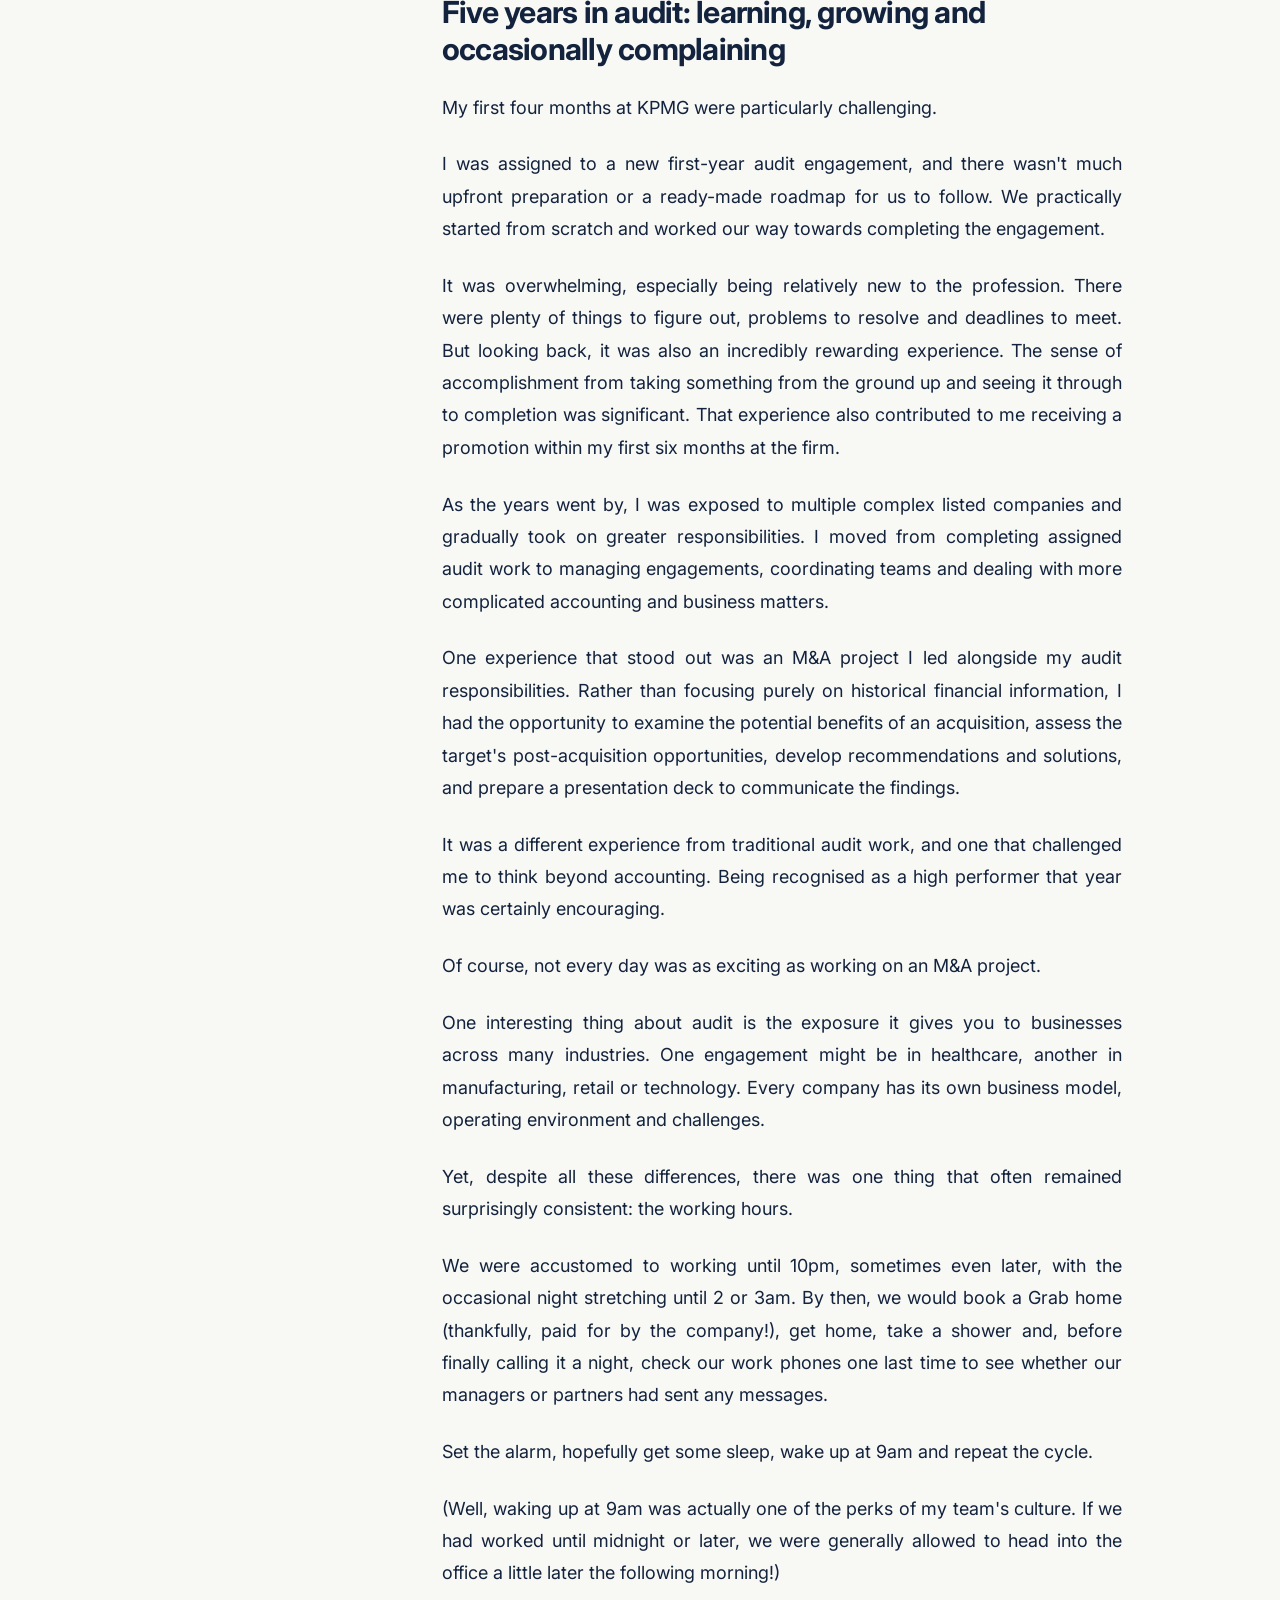
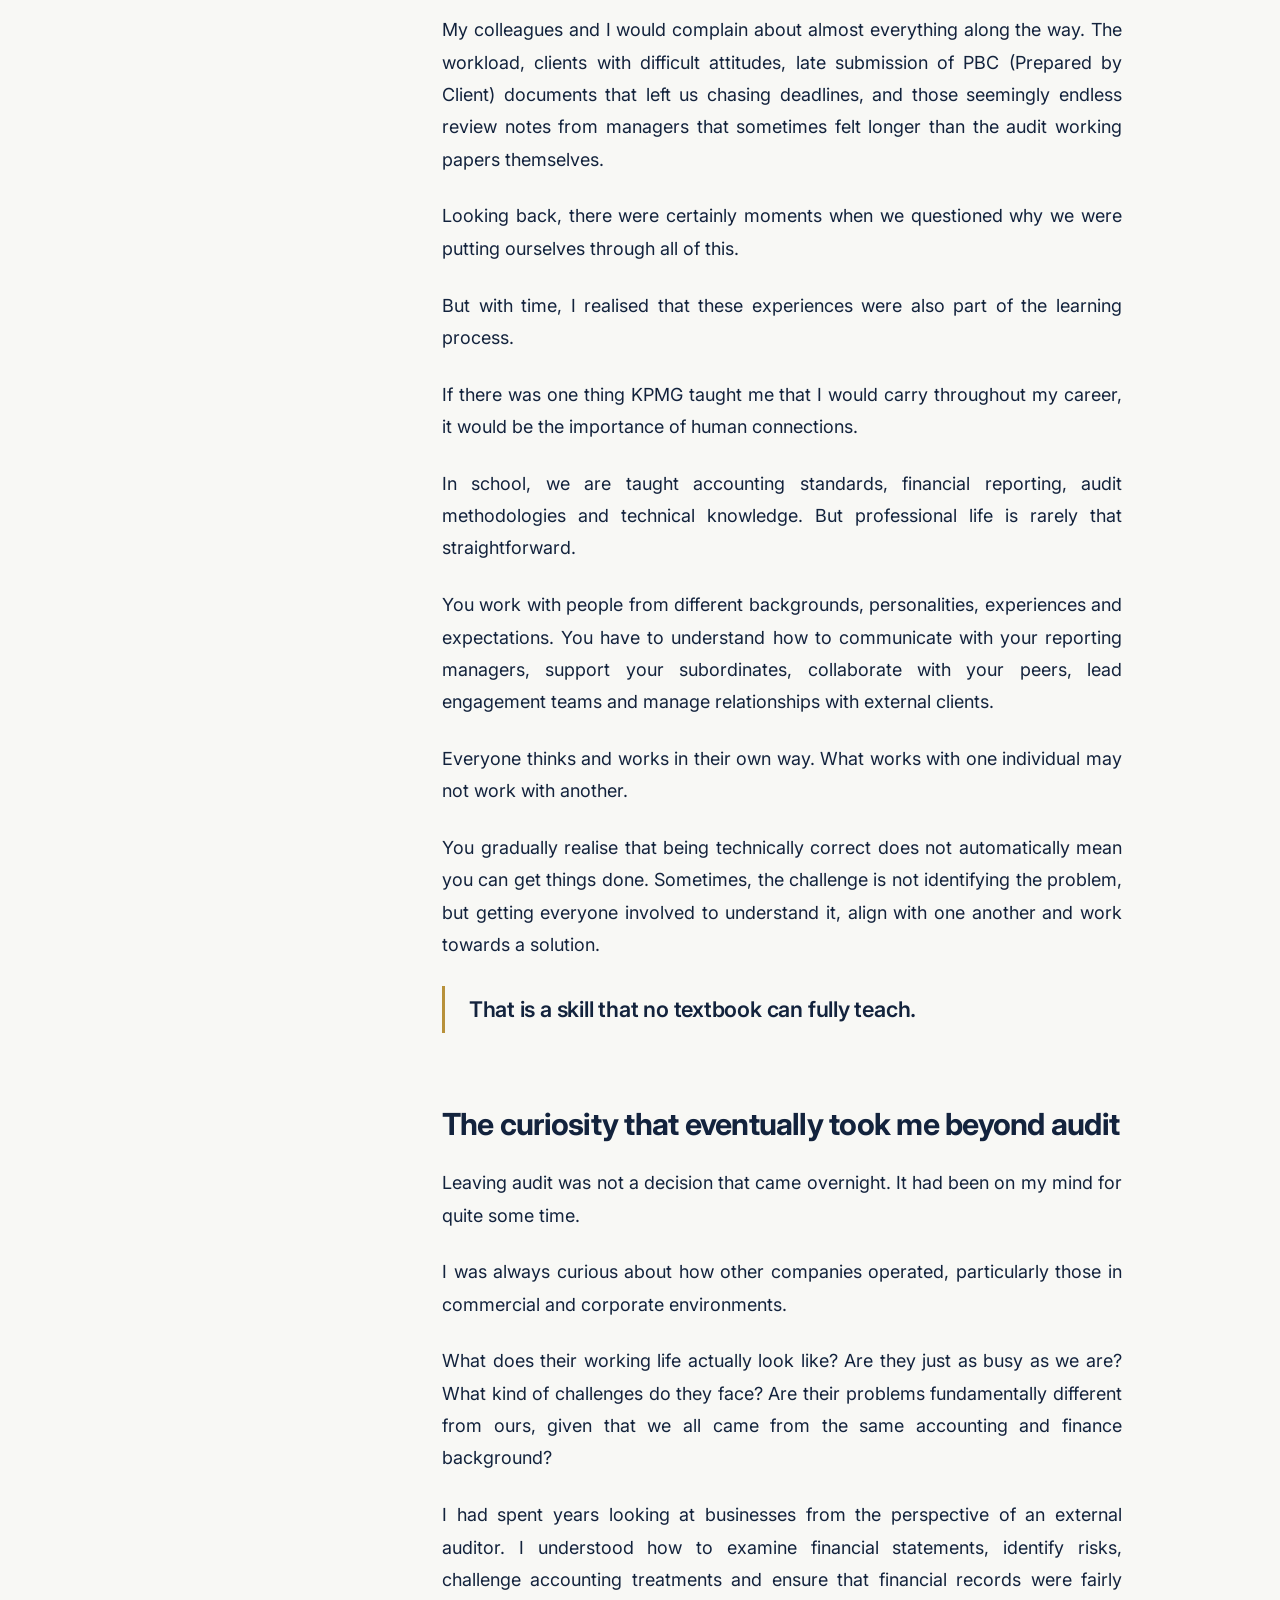
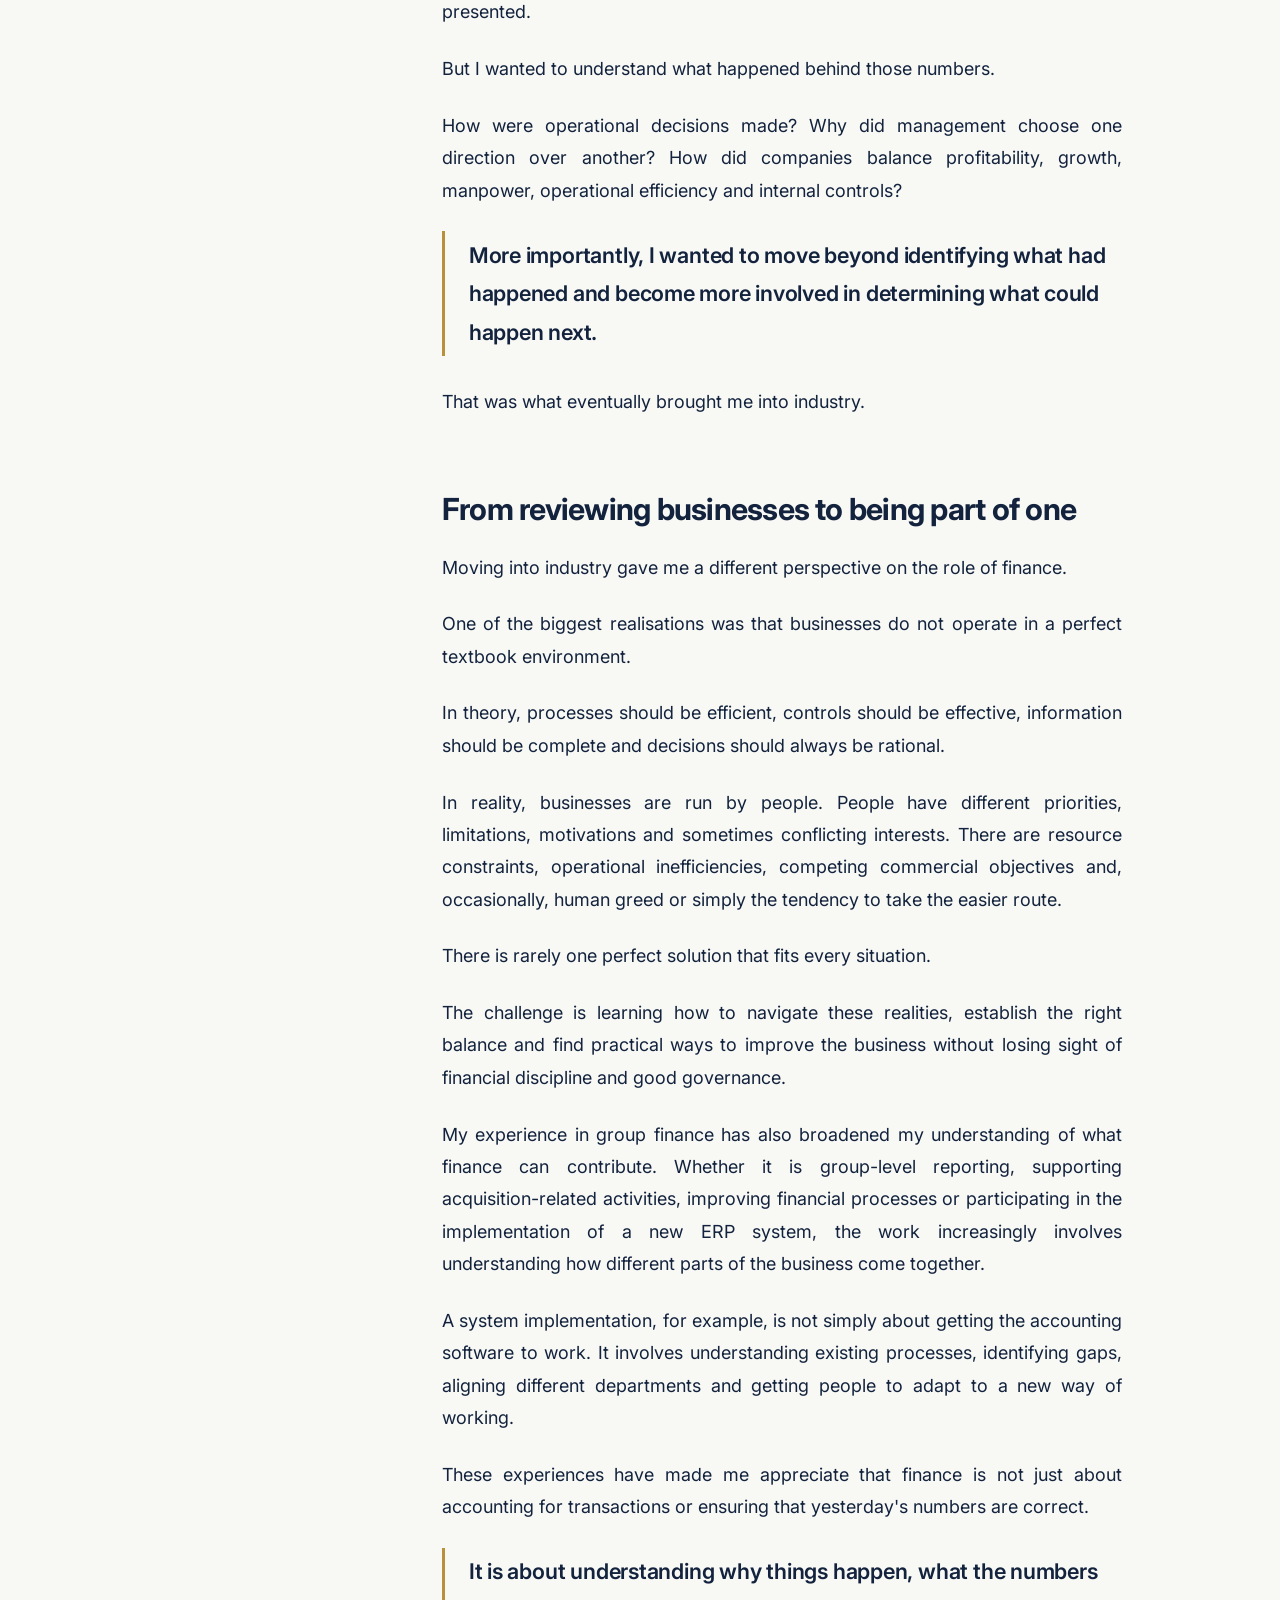
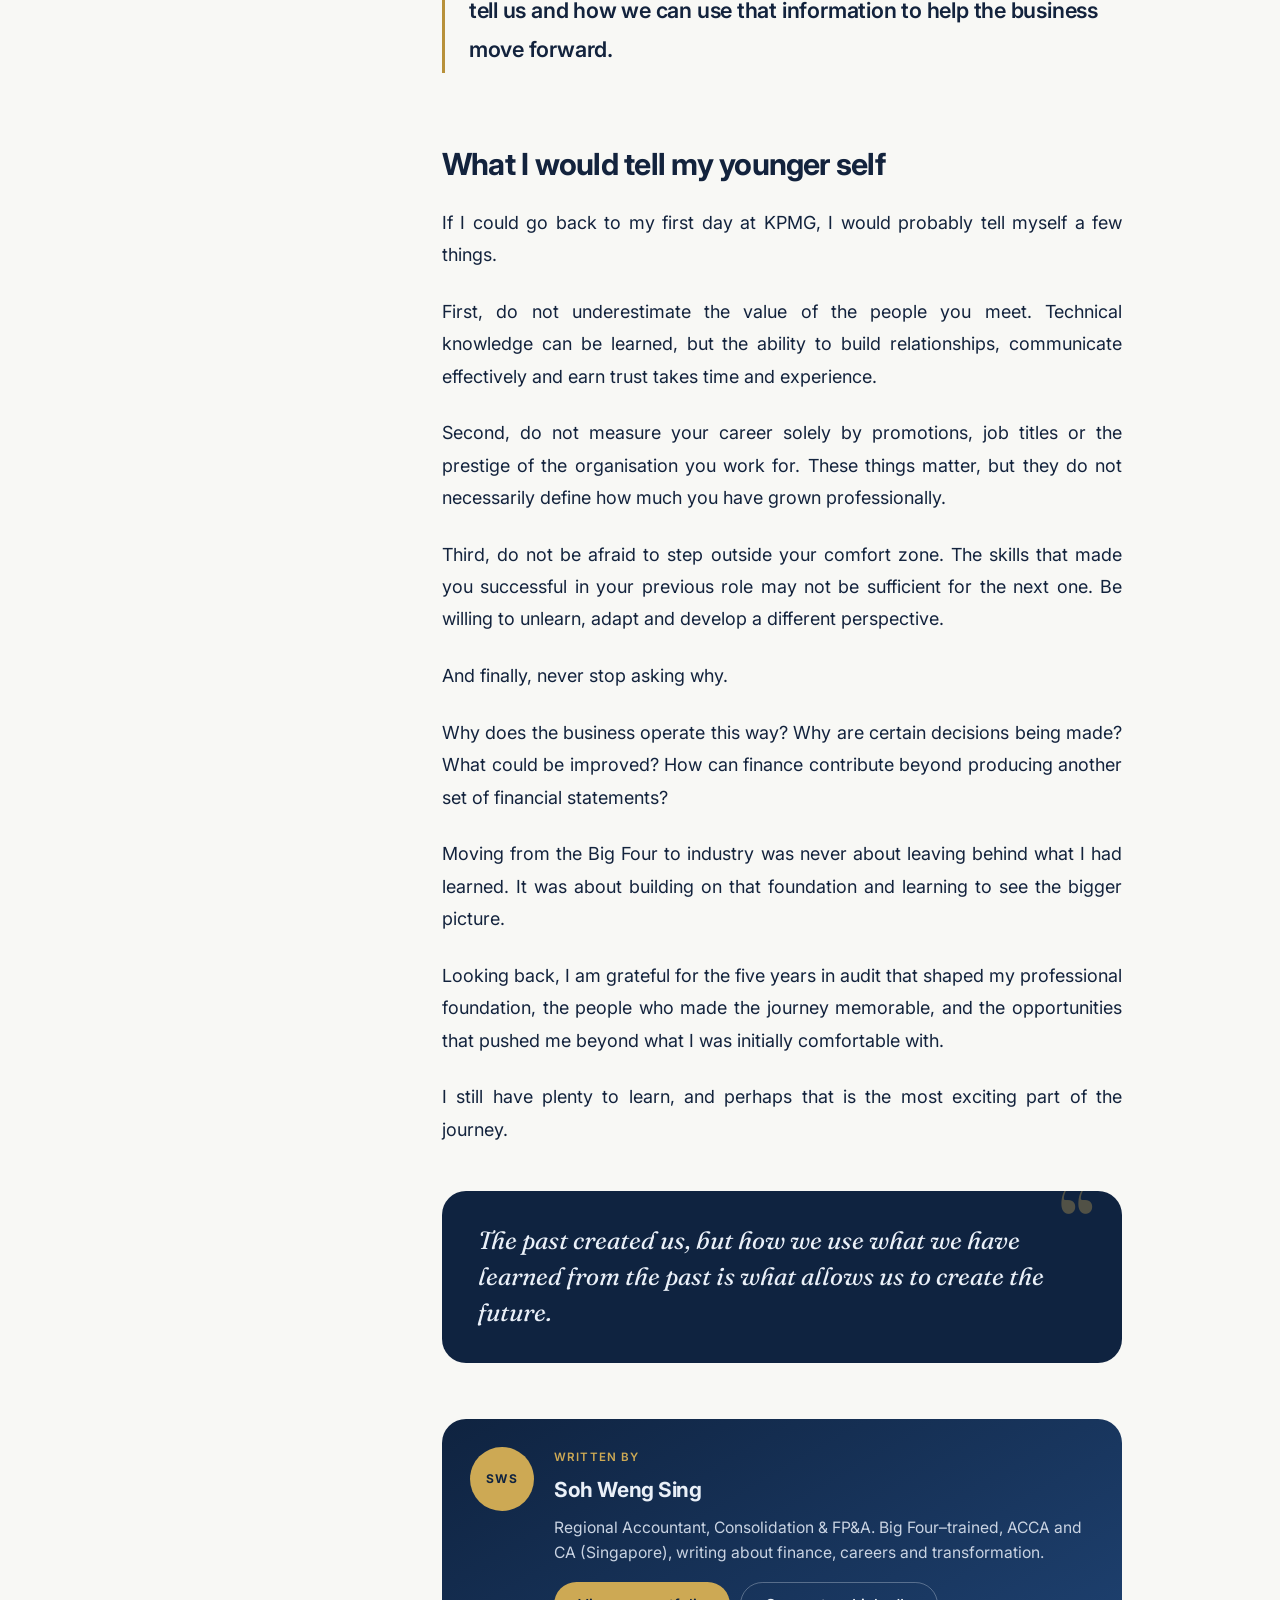
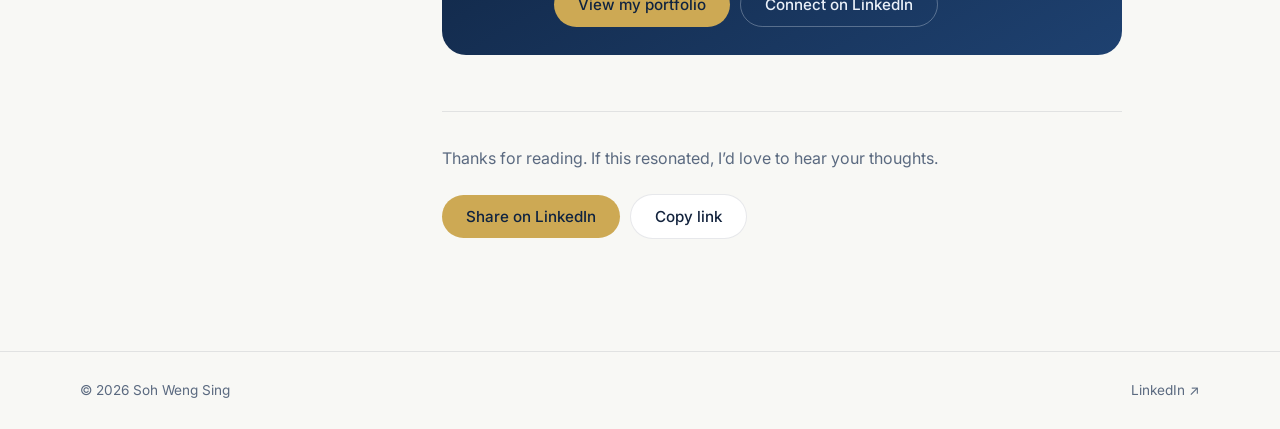
<file: articles/from-big-four-to-industry.html>
<!DOCTYPE html>
<html lang="en">
<head>
  <meta charset="UTF-8" />
  <meta name="viewport" content="width=device-width, initial-scale=1, viewport-fit=cover" />
  <title>From the Big Four to Industry: What Changed, and What I&#x27;d Tell My Younger Self — Soh Weng Sing</title>
  <meta name="description" content="Five years in audit taught me how to examine a business. Moving into industry taught me how to understand one from the inside." />
  <meta name="author" content="Soh Weng Sing" />
  <meta name="theme-color" content="#F6F4EF" />

  <!-- Link previews (LinkedIn, WhatsApp, email) -->
  <link rel="canonical" href="https://wengsingsoh.com/articles/from-big-four-to-industry.html" />
  <meta property="og:type" content="article" />
  <meta property="og:site_name" content="Weng Sing | Finance Portfolio" />
  <meta property="og:url" content="https://wengsingsoh.com/articles/from-big-four-to-industry.html" />
  <meta property="og:title" content="From the Big Four to Industry: What Changed, and What I&#x27;d Tell My Younger Self" />
  <meta property="og:description" content="Five years in audit taught me how to examine a business. Moving into industry taught me how to understand one from the inside." />
  <meta property="og:image" content="https://wengsingsoh.com/articles/images/big-four-to-industry.jpg" />
  <meta property="og:image:width" content="1600" />
  <meta property="og:image:height" content="900" />
  <meta name="twitter:card" content="summary_large_image" />

  <link rel="icon" href="/favicon.ico" sizes="48x48" />
  <link rel="icon" href="/favicon-96x96.png" type="image/png" sizes="96x96" />
  <link rel="apple-touch-icon" href="/apple-touch-icon.png" sizes="180x180" />
  <link rel="preconnect" href="https://fonts.googleapis.com" />
  <link rel="preconnect" href="https://fonts.gstatic.com" crossorigin />
  <link href="https://fonts.googleapis.com/css2?family=Fraunces:ital,opsz,wght@0,9..144,500;1,9..144,400&family=Inter:wght@400;500;600;700&display=swap" rel="stylesheet" />
  <link rel="stylesheet" href="../styles.css" />
  <link rel="stylesheet" href="article.css" />
  <script>
    (function () {
      var d = document.documentElement; d.classList.add('js');
      try { var t = localStorage.getItem('theme') || (matchMedia('(prefers-color-scheme: dark)').matches ? 'dark' : 'light'); d.setAttribute('data-theme', t); }
      catch (e) { d.setAttribute('data-theme', 'light'); }
    })();
  </script>
  <script src="../content.js" defer></script>
  <script src="article.js" defer></script>
</head>
<body class="article-page">
  <div class="scroll-progress" aria-hidden="true"></div>

  <header class="nav is-scrolled" id="nav">
    <div class="container nav__inner">
      <a href="../index.html" class="nav__logo" aria-label="Soh Weng Sing — home">
        <span class="nav__mark">SWS</span><span class="nav__name">Soh Weng Sing</span>
      </a>
      <div class="nav__actions">
        <a class="nav__back" href="../index.html#articles">
          <svg class="i" viewBox="0 0 24 24"><path d="M19 12H5M11 18l-6-6 6-6"/></svg><span>All articles</span>
        </a>
        <button class="icon-btn" id="themeToggle" type="button" aria-label="Switch light / dark theme">
          <svg class="i icon-moon" viewBox="0 0 24 24"><path d="M21 12.8A9 9 0 1 1 11.2 3a7 7 0 0 0 9.8 9.8Z"/></svg>
          <svg class="i icon-sun" viewBox="0 0 24 24"><circle cx="12" cy="12" r="4"/><path d="M12 2v2M12 20v2M4.9 4.9l1.4 1.4M17.7 17.7l1.4 1.4M2 12h2M20 12h2M4.9 19.1l1.4-1.4M17.7 6.3l1.4-1.4"/></svg>
        </button>
      </div>
    </div>
  </header>

  <main id="main">
    <article class="post" data-article-url="articles/from-big-four-to-industry.html">
      <header class="post__head container">
        <p class="eyebrow fade-up" style="--d:.05s">Career · Reflection</p>
        <h1 class="post__title fade-up" style="--d:.15s">From the Big Four to Industry: What Changed, and What I'd Tell My Younger Self</h1>
        <p class="post__dek fade-up" style="--d:.3s">Five years in audit taught me how to examine a business. Moving into industry taught me how to understand one from the inside.</p>
        <div class="post__meta fade-up" style="--d:.45s">
          <span class="post__avatar" aria-hidden="true">SWS</span>
          <span><strong>Soh Weng Sing</strong><br>Nov 2026 · 7 min read</span>
        </div>
      </header>

      <div class="post__layout container">
        <aside class="post__toc" aria-label="In this article">
          <p>In this article</p>
          <ol><li><a href="#the-dream-of-joining-the-big-four">The dream of joining the Big Four</a></li><li><a href="#five-years-in-audit-learning-growing-and-occasionally-complaining">Five years in audit: learning, growing and occasionally complaining</a></li><li><a href="#the-curiosity-that-eventually-took-me-beyond-audit">The curiosity that eventually took me beyond audit</a></li><li><a href="#from-reviewing-businesses-to-being-part-of-one">From reviewing businesses to being part of one</a></li><li><a href="#what-i-would-tell-my-younger-self">What I would tell my younger self</a></li></ol>
        </aside>
        <div class="post__body">
          <aside class="takeaways" aria-label="Key takeaways">
            <p class="takeaways__label">Key takeaways</p>
            <ol><li>Technical skill gets you in; human connections help you get things done.</li><li>Real businesses rarely follow the textbook. Finance is about navigating trade-offs with discipline.</li><li>Keep asking why. Finance should help shape what happens next, not only report what happened.</li></ol>
          </aside>

          <h2 id="the-dream-of-joining-the-big-four">The dream of joining the Big Four</h2>
          <p>For many accounting and finance graduates, joining the Big Four — Deloitte, EY, KPMG and PwC — is a career milestone in itself, much as McKinsey, BCG and Bain are for aspiring consultants.</p>
          <p>These firms offer global recognition, exposure to a wide range of industries, structured development and the chance to work alongside some incredibly talented people. For many of us, getting in was once a dream, and it came with a sense of prestige, as if it would instantly boost our confidence, knowledge and professional standing.</p>
          <p>I was no different.</p>
          <p>I joined KPMG in January 2022 with a mixture of ambition, curiosity and the desire to challenge myself. I wanted to build a strong technical foundation, gain exposure to different businesses and develop into a well-rounded finance professional.</p>
          <p>But getting in is one thing. Surviving and progressing is another.</p>
          <h2 id="five-years-in-audit-learning-growing-and-occasionally-complaining">Five years in audit: learning, growing and occasionally complaining</h2>
          <p>My first four months at KPMG were particularly challenging.</p>
          <p>I was assigned to a new first-year audit engagement, and there wasn't much upfront preparation or a ready-made roadmap for us to follow. We practically started from scratch and worked our way towards completing the engagement.</p>
          <p>It was overwhelming, especially being relatively new to the profession. There were plenty of things to figure out, problems to resolve and deadlines to meet. But looking back, it was also an incredibly rewarding experience. The sense of accomplishment from taking something from the ground up and seeing it through to completion was significant. That experience also contributed to me receiving a promotion within my first six months at the firm.</p>
          <p>As the years went by, I was exposed to multiple complex listed companies and gradually took on greater responsibilities. I moved from completing assigned audit work to managing engagements, coordinating teams and dealing with more complicated accounting and business matters.</p>
          <p>One experience that stood out was an M&amp;A project I led alongside my audit responsibilities. Rather than focusing purely on historical financial information, I had the opportunity to examine the potential benefits of an acquisition, assess the target's post-acquisition opportunities, develop recommendations and solutions, and prepare a presentation deck to communicate the findings.</p>
          <p>It was a different experience from traditional audit work, and one that challenged me to think beyond accounting. Being recognised as a high performer that year was certainly encouraging.</p>
          <p>Of course, not every day was as exciting as working on an M&amp;A project.</p>
          <p>One interesting thing about audit is the exposure it gives you to businesses across many industries. One engagement might be in healthcare, another in manufacturing, retail or technology. Every company has its own business model, operating environment and challenges.</p>
          <p>Yet, despite all these differences, there was one thing that often remained surprisingly consistent: the working hours.</p>
          <p>We were accustomed to working until 10pm, sometimes even later, with the occasional night stretching until 2 or 3am. By then, we would book a Grab home (thankfully, paid for by the company!), get home, take a shower and, before finally calling it a night, check our work phones one last time to see whether our managers or partners had sent any messages.</p>
          <p>Set the alarm, hopefully get some sleep, wake up at 9am and repeat the cycle.</p>
          <p>(Well, waking up at 9am was actually one of the perks of my team's culture. If we had worked until midnight or later, we were generally allowed to head into the office a little later the following morning!)</p>
          <p>My colleagues and I would complain about almost everything along the way. The workload, clients with difficult attitudes, late submission of PBC (Prepared by Client) documents that left us chasing deadlines, and those seemingly endless review notes from managers that sometimes felt longer than the audit working papers themselves.</p>
          <p>Looking back, there were certainly moments when we questioned why we were putting ourselves through all of this.</p>
          <p>But with time, I realised that these experiences were also part of the learning process.</p>
          <p>If there was one thing KPMG taught me that I would carry throughout my career, it would be the importance of human connections.</p>
          <p>In school, we are taught accounting standards, financial reporting, audit methodologies and technical knowledge. But professional life is rarely that straightforward.</p>
          <p>You work with people from different backgrounds, personalities, experiences and expectations. You have to understand how to communicate with your reporting managers, support your subordinates, collaborate with your peers, lead engagement teams and manage relationships with external clients.</p>
          <p>Everyone thinks and works in their own way. What works with one individual may not work with another.</p>
          <p>You gradually realise that being technically correct does not automatically mean you can get things done. Sometimes, the challenge is not identifying the problem, but getting everyone involved to understand it, align with one another and work towards a solution.</p>
          <p class="callout">That is a skill that no textbook can fully teach.</p>
          <h2 id="the-curiosity-that-eventually-took-me-beyond-audit">The curiosity that eventually took me beyond audit</h2>
          <p>Leaving audit was not a decision that came overnight. It had been on my mind for quite some time.</p>
          <p>I was always curious about how other companies operated, particularly those in commercial and corporate environments.</p>
          <p>What does their working life actually look like? Are they just as busy as we are? What kind of challenges do they face? Are their problems fundamentally different from ours, given that we all came from the same accounting and finance background?</p>
          <p>I had spent years looking at businesses from the perspective of an external auditor. I understood how to examine financial statements, identify risks, challenge accounting treatments and ensure that financial records were fairly presented.</p>
          <p>But I wanted to understand what happened behind those numbers.</p>
          <p>How were operational decisions made? Why did management choose one direction over another? How did companies balance profitability, growth, manpower, operational efficiency and internal controls?</p>
          <p class="callout">More importantly, I wanted to move beyond identifying what had happened and become more involved in determining what could happen next.</p>
          <p>That was what eventually brought me into industry.</p>
          <h2 id="from-reviewing-businesses-to-being-part-of-one">From reviewing businesses to being part of one</h2>
          <p>Moving into industry gave me a different perspective on the role of finance.</p>
          <p>One of the biggest realisations was that businesses do not operate in a perfect textbook environment.</p>
          <p>In theory, processes should be efficient, controls should be effective, information should be complete and decisions should always be rational.</p>
          <p>In reality, businesses are run by people. People have different priorities, limitations, motivations and sometimes conflicting interests. There are resource constraints, operational inefficiencies, competing commercial objectives and, occasionally, human greed or simply the tendency to take the easier route.</p>
          <p>There is rarely one perfect solution that fits every situation.</p>
          <p>The challenge is learning how to navigate these realities, establish the right balance and find practical ways to improve the business without losing sight of financial discipline and good governance.</p>
          <p>My experience in group finance has also broadened my understanding of what finance can contribute. Whether it is group-level reporting, supporting acquisition-related activities, improving financial processes or participating in the implementation of a new ERP system, the work increasingly involves understanding how different parts of the business come together.</p>
          <p>A system implementation, for example, is not simply about getting the accounting software to work. It involves understanding existing processes, identifying gaps, aligning different departments and getting people to adapt to a new way of working.</p>
          <p>These experiences have made me appreciate that finance is not just about accounting for transactions or ensuring that yesterday's numbers are correct.</p>
          <p class="callout">It is about understanding why things happen, what the numbers tell us and how we can use that information to help the business move forward.</p>
          <h2 id="what-i-would-tell-my-younger-self">What I would tell my younger self</h2>
          <p>If I could go back to my first day at KPMG, I would probably tell myself a few things.</p>
          <p>First, do not underestimate the value of the people you meet. Technical knowledge can be learned, but the ability to build relationships, communicate effectively and earn trust takes time and experience.</p>
          <p>Second, do not measure your career solely by promotions, job titles or the prestige of the organisation you work for. These things matter, but they do not necessarily define how much you have grown professionally.</p>
          <p>Third, do not be afraid to step outside your comfort zone. The skills that made you successful in your previous role may not be sufficient for the next one. Be willing to unlearn, adapt and develop a different perspective.</p>
          <p>And finally, never stop asking why.</p>
          <p>Why does the business operate this way? Why are certain decisions being made? What could be improved? How can finance contribute beyond producing another set of financial statements?</p>
          <p>Moving from the Big Four to industry was never about leaving behind what I had learned. It was about building on that foundation and learning to see the bigger picture.</p>
          <p>Looking back, I am grateful for the five years in audit that shaped my professional foundation, the people who made the journey memorable, and the opportunities that pushed me beyond what I was initially comfortable with.</p>
          <p>I still have plenty to learn, and perhaps that is the most exciting part of the journey.</p>
          <blockquote class="pull"><p>The past created us, but how we use what we have learned from the past is what allows us to create the future.</p></blockquote>

          <section class="author" aria-label="About the author">
            <span class="author__avatar" aria-hidden="true">SWS</span>
            <div class="author__text">
              <p class="author__label">Written by</p>
              <h3>Soh Weng Sing</h3>
              <p>Regional Accountant, Consolidation &amp; FP&amp;A. Big Four–trained, ACCA and CA (Singapore), writing about finance, careers and transformation.</p>
              <div class="author__actions">
                <a class="btn btn--primary" href="../index.html">View my portfolio</a>
                <a class="btn btn--ghost" href="https://www.linkedin.com/in/wengsingsoh/" target="_blank" rel="noopener">Connect on LinkedIn</a>
              </div>
            </div>
          </section>

          <footer class="post__foot">
            <p class="post__foot-label">Thanks for reading. If this resonated, I’d love to hear your thoughts.</p>
            <div class="post__share">
              <a class="btn btn--gold" id="shareLinkedIn" href="https://www.linkedin.com/in/wengsingsoh/" target="_blank" rel="noopener">Share on LinkedIn</a>
              <button class="btn btn--ghost" id="copyLink" type="button">Copy link</button>
            </div>
          </footer>

          <a class="next-article" id="nextArticle" href="../index.html#articles" hidden>
            <span class="next-article__label">Next article</span>
            <span class="next-article__title" id="nextTitle"></span>
            <span class="next-article__arrow" aria-hidden="true"><svg class="i" viewBox="0 0 24 24"><path d="M5 12h14M13 6l6 6-6 6"/></svg></span>
          </a>
        </div>
      </div>
    </article>
  </main>

  <footer class="footer">
    <div class="container footer__inner">
      <p>© <span id="year">2026</span> Soh Weng Sing</p>
      <a href="https://www.linkedin.com/in/wengsingsoh/" target="_blank" rel="noopener">LinkedIn ↗</a>
    </div>
  </footer>
  <div class="toast" id="toast" role="status" aria-live="polite"></div>
</body>
</html>
</file>
<file: styles.css>
/* =========================================================
   Soh Weng Sing — Portfolio
   Palette: deep navy · ivory · brass gold · ledger teal
   ========================================================= */

:root {
  /* Brand */
  --navy-900: #0F2340;
  --navy-800: #15305A;
  --navy-700: #1E4170;
  --navy-600: #2B5690;
  --gold-500: #B8913A;
  --gold-400: #CDA954;
  --gold-100: #F3EAD3;
  --teal-600: #1F7A6D;
  --teal-100: #DCEFEA;

  /* Light theme (default) */
  --bg: #F6F4EF;
  --surface: #FFFFFF;
  --surface-2: #EDF0F5;
  --text: #14233B;
  --text-muted: #5A6A82;
  --line: rgba(20, 35, 59, .12);
  --accent: var(--gold-500);
  --accent-2: var(--teal-600);
  --link: #1E4F8F;
  --nav-bg: rgba(246, 244, 239, .72);
  --day: var(--navy-700);
  --shadow: 0 1px 2px rgba(15, 35, 64, .05), 0 10px 30px rgba(15, 35, 64, .07);
  /* Section backgrounds — page rhythm */
  --sec-paper: #FFFFFF;
  --sec-sand: #F2EADA;
  --sec-sand-glow: rgba(205, 169, 84, .22);
  --sec-deep-1: #0F2340;
  --sec-deep-2: #17345F;

  /* Type & layout */
  --font-sans: "Inter", -apple-system, BlinkMacSystemFont, "SF Pro Text", "Segoe UI", Roboto, sans-serif;
  --font-serif: "Fraunces", Georgia, "Times New Roman", serif;
  --radius: 24px;
  --container: 1120px;
  --nav-h: 56px;
  --ease: cubic-bezier(.22, 1, .36, 1);
}

[data-theme="dark"] {
  --bg: #0E1D33;
  --surface: #14284A;
  --surface-2: #112443;
  --text: #EAF0F8;
  --text-muted: #A3B2C8;
  --line: rgba(234, 240, 248, .12);
  --accent: var(--gold-400);
  --accent-2: #3FB3A0;
  --link: #E2C27A;
  --nav-bg: rgba(14, 29, 51, .72);
  --day: var(--navy-600);
  --shadow: 0 10px 30px rgba(5, 14, 30, .35);
  --sec-paper: #122646;
  --sec-sand: #17243B;
  --sec-sand-glow: rgba(205, 169, 84, .13);
  --sec-deep-1: #08152A;
  --sec-deep-2: #0E2342;
}

/* ---------- Base ---------- */
*, *::before, *::after { box-sizing: border-box; }
html { scroll-behavior: smooth; -webkit-text-size-adjust: 100%; }
body {
  margin: 0;
  font-family: var(--font-sans);
  background: var(--bg);
  color: var(--text);
  line-height: 1.6;
  -webkit-font-smoothing: antialiased;
  overflow-x: clip;
  transition: background-color .4s var(--ease), color .4s var(--ease);
}
body.menu-open, body.modal-open { overflow: hidden; }
img, svg { display: block; max-width: 100%; }
a { color: inherit; text-decoration: none; }
button { font: inherit; color: inherit; background: none; border: 0; padding: 0; cursor: pointer; }
h1, h2, h3 { font-weight: 700; }
:focus-visible { outline: 2px solid var(--accent); outline-offset: 3px; border-radius: 8px; }
section[id] { scroll-margin-top: var(--nav-h); }

.container { width: min(100% - 2.5rem, var(--container)); margin-inline: auto; }

.i { width: 20px; height: 20px; fill: none; stroke: currentColor; stroke-width: 1.8; stroke-linecap: round; stroke-linejoin: round; }

.skip-link {
  position: absolute; left: 1rem; top: -100px; z-index: 999;
  padding: .6rem 1rem; border-radius: 10px; background: var(--navy-900); color: #fff;
}
.skip-link:focus { top: 1rem; }

.eyebrow {
  margin: 0;
  font-size: .78rem; font-weight: 600; letter-spacing: .14em; text-transform: uppercase;
  color: var(--accent);
}
.accent {
  font-family: var(--font-serif); font-style: italic; font-weight: 400;
  background: linear-gradient(100deg, var(--accent), var(--accent-2));
  -webkit-background-clip: text; background-clip: text; color: transparent;
  padding-right: .08em;
}

/* ---------- Scroll progress ---------- */
.scroll-progress {
  position: fixed; inset: 0 0 auto 0; height: 2px; z-index: 200;
  transform-origin: 0 50%; transform: scaleX(0);
  background: linear-gradient(90deg, var(--accent), var(--accent-2));
}

/* ---------- Buttons ---------- */
.btn {
  display: inline-flex; align-items: center; justify-content: center; gap: .4rem;
  padding: .85rem 1.5rem; border-radius: 980px;
  font-size: .95rem; font-weight: 500; line-height: 1;
  transition: transform .25s var(--ease), background-color .25s, border-color .25s, color .25s;
}
.btn:active { transform: scale(.97); }
.btn--primary { background: var(--navy-900); color: #F4F7FB; }
.btn--primary:hover { background: var(--navy-700); }
[data-theme="dark"] .btn--primary { background: var(--gold-400); color: var(--navy-900); }
[data-theme="dark"] .btn--primary:hover { background: #DDBB6A; }
.btn--link { color: var(--link); padding-inline: .5rem; }
.btn--link .chev { display: inline-block; font-size: 1.25em; transition: transform .25s var(--ease); }
.btn--link:hover .chev { transform: translateX(4px); }
.btn--ghost { background: var(--surface); border: 1px solid var(--line); }
.btn--ghost:hover { border-color: var(--accent); }
/* "Get in touch" — warm gold pill with an arrow that slides on hover */
.btn--touch {
  padding: .5rem .55rem .5rem 1.35rem; gap: .75rem;
  background: var(--gold-100); color: #6B4F14; font-weight: 600;
  border: 1px solid rgba(184, 145, 58, .35);
  box-shadow: 0 6px 18px rgba(184, 145, 58, .18);
}
.btn--touch .chev {
  display: grid; place-items: center; width: 32px; height: 32px; border-radius: 50%;
  background: var(--gold-500); color: #fff; transition: transform .3s var(--ease), background-color .3s;
}
.btn--touch .chev .i { width: 16px; height: 16px; stroke-width: 2.2; }
.btn--touch:hover { background: #EEDFB8; border-color: var(--gold-500); }
.btn--touch:hover .chev { transform: translateX(3px); background: var(--navy-900); }
[data-theme="dark"] .btn--touch { background: rgba(205, 169, 84, .14); color: var(--gold-400); border-color: rgba(205, 169, 84, .4); box-shadow: none; }
[data-theme="dark"] .btn--touch .chev { background: var(--gold-400); color: var(--navy-900); }
[data-theme="dark"] .btn--touch:hover .chev { background: #F4F7FB; }
.btn .i { width: 18px; height: 18px; }
.btn--gold { background: var(--gold-400); color: var(--navy-900); }
.btn--gold:hover { background: #DDBB6A; }
.btn--outline-light { border: 1px solid rgba(234, 240, 248, .3); color: #EAF0F8; }
.btn--outline-light:hover { border-color: var(--gold-400); }

/* ---------- Navigation (frosted glass, hides on scroll down) ---------- */
.nav {
  position: fixed; inset: 0 0 auto 0; z-index: 100; height: var(--nav-h);
  border-bottom: 1px solid transparent;
  transition: transform .5s var(--ease), background-color .3s, border-color .3s;
}
.nav.is-scrolled, body.menu-open .nav {
  background: var(--nav-bg);
  -webkit-backdrop-filter: saturate(180%) blur(20px);
  backdrop-filter: saturate(180%) blur(20px);
  border-bottom-color: var(--line);
}
.nav.is-hidden { transform: translateY(-100%); }
.nav__inner { height: 100%; display: flex; align-items: center; justify-content: space-between; gap: 1rem; }
.nav__logo { display: inline-flex; align-items: center; gap: .65rem; font-weight: 600; font-size: .92rem; }
.nav__mark {
  display: grid; place-items: center; height: 30px; padding: 0 .55rem; border-radius: 9px;
  background: var(--navy-900); color: var(--gold-400);
  font-size: .68rem; font-weight: 700; letter-spacing: .12em;
}
[data-theme="dark"] .nav__mark { background: var(--gold-400); color: var(--navy-900); }
.nav__links { display: flex; gap: 2rem; }
.nav__links a { position: relative; font-size: .82rem; color: var(--text-muted); transition: color .2s; }
.nav__links a:hover, .nav__links a.is-active { color: var(--text); }
.nav__links a::after {
  content: ""; position: absolute; left: 0; right: 0; bottom: -6px; height: 2px; border-radius: 2px;
  background: var(--accent); transform: scaleX(0); transition: transform .35s var(--ease);
}
.nav__links a.is-active::after { transform: scaleX(1); }
.nav__actions { display: flex; align-items: center; gap: .25rem; }
.icon-btn {
  width: 38px; height: 38px; border-radius: 50%; display: grid; place-items: center;
  color: var(--text-muted); transition: background-color .2s, color .2s;
}
.icon-btn:hover { background: var(--surface-2); color: var(--text); }
.icon-sun { display: none; }
[data-theme="dark"] .icon-sun { display: block; }
[data-theme="dark"] .icon-moon { display: none; }

.nav__resume {
  margin-right: .35rem; padding: .45rem .95rem; border-radius: 999px;
  border: 1px solid var(--line); font-size: .8rem; font-weight: 500;
  transition: border-color .2s, background-color .2s;
}
.nav__resume:hover { border-color: var(--accent); background: var(--surface); }
.nav__burger { display: none; place-content: center; gap: 6px; }
.nav__burger span { display: block; width: 18px; height: 1.5px; border-radius: 2px; background: currentColor; transition: transform .4s var(--ease); }
.nav__burger[aria-expanded="true"] span:first-child { transform: translateY(3.75px) rotate(45deg); }
.nav__burger[aria-expanded="true"] span:last-child { transform: translateY(-3.75px) rotate(-45deg); }

.mobile-menu {
  position: fixed; inset: 0; z-index: 90;
  display: flex; flex-direction: column;
  padding: calc(var(--nav-h) + 2rem) 1.5rem 2rem;
  background: var(--bg);
  opacity: 0; visibility: hidden;
  transition: opacity .4s var(--ease), visibility .4s;
}
.mobile-menu.is-open { opacity: 1; visibility: visible; }
.mobile-menu a {
  padding: .7rem 0; border-bottom: 1px solid var(--line);
  font-size: 1.75rem; font-weight: 600; letter-spacing: -.02em;
  opacity: 0; transform: translateY(-10px);
  transition: opacity .45s var(--ease), transform .45s var(--ease);
}
.mobile-menu.is-open a { opacity: 1; transform: none; transition-delay: calc(var(--i) * 50ms + 80ms); }

@media (max-width: 820px) {
  .nav__links, .nav__resume { display: none; }
  .nav__burger { display: grid; }
}
@media (max-width: 380px) { .nav__name { display: none; } }

/* ---------- Hero ---------- */
.hero {
  position: relative; isolation: isolate; overflow: hidden;
  min-height: 100vh; min-height: 100svh;
  display: flex; align-items: center;
  padding: calc(var(--nav-h) + 4rem) 0 6rem;
}
.hero__bg { position: absolute; inset: 0; z-index: -1; pointer-events: none; will-change: transform; }
.hero__glow { position: absolute; border-radius: 50%; filter: blur(90px); opacity: .32; animation: drift 14s ease-in-out infinite; }
.hero__glow--gold { width: 520px; height: 520px; top: -160px; right: -140px; background: var(--gold-400); }
.hero__glow--blue { width: 460px; height: 460px; bottom: 5%; left: -180px; background: #4F7FBF; animation-delay: -7s; }
.hero__grid {
  position: absolute; inset: 0; opacity: .7;
  background-image:
    linear-gradient(var(--line) 1px, transparent 1px),
    linear-gradient(90deg, var(--line) 1px, transparent 1px);
  background-size: 64px 64px;
  -webkit-mask-image: radial-gradient(ellipse 80% 65% at 50% 40%, #fff 25%, transparent 75%);
  mask-image: radial-gradient(ellipse 80% 65% at 50% 40%, #fff 25%, transparent 75%);
}
.hero__chart { position: absolute; left: 0; bottom: 0; width: 100%; height: 58%; }
.chart-line { fill: none; stroke: url(#lineGrad); stroke-width: 3; stroke-linecap: round; stroke-dasharray: 1; stroke-dashoffset: 1; animation: draw 2.4s var(--ease) .5s forwards; }
.chart-area { fill: url(#areaGrad); opacity: 0; animation: fadeIn 1.4s ease 1.5s forwards; }
.chart-bench { fill: none; stroke: var(--text-muted); stroke-opacity: .35; stroke-width: 1.5; stroke-dasharray: 6 8; opacity: 0; animation: fadeIn 1s ease 1s forwards; }
.chart-points circle {
  fill: var(--bg); stroke: var(--accent); stroke-width: 3;
  transform-box: fill-box; transform-origin: center; transform: scale(0);
  animation: pop .6s var(--ease) forwards;
}
.chart-points circle:nth-child(1) { animation-delay: 1.1s; }
.chart-points circle:nth-child(2) { animation-delay: 1.4s; }
.chart-points circle:nth-child(3) { animation-delay: 1.7s; }
.chart-points circle:nth-child(4) { animation-delay: 2s; }

.hero__content { position: relative; will-change: transform, opacity; }
.hero__title {
  margin: 1rem 0 1.5rem;
  font-size: clamp(3rem, 10vw, 7.5rem); line-height: 1.02; letter-spacing: -.045em;
}
.hero__period { color: var(--accent); }
.hero__tagline {
  margin: 0 0 1.25rem; font-size: clamp(1.45rem, 3.6vw, 2.6rem); font-weight: 600;
  line-height: 1.15; letter-spacing: -.03em; color: var(--text-muted);
}
.hero__title .line { display: block; overflow: hidden; padding-bottom: .08em; }
.hero__title .line > span { display: inline-block; transform: translateY(110%); animation: rise 1.1s var(--ease) forwards; }
.hero__sub { max-width: 36em; margin: 0 0 2rem; font-size: clamp(1.05rem, 1.8vw, 1.3rem); color: var(--text-muted); }
.hero__cta { display: flex; flex-wrap: wrap; align-items: center; gap: .75rem; }
.hero__status {
  display: inline-flex; align-items: center; gap: .6rem; margin: 2.75rem 0 0;
  padding: .55rem 1rem; border-radius: 999px;
  background: var(--surface); border: 1px solid var(--line); box-shadow: var(--shadow);
  font-size: .85rem; color: var(--text-muted);
}
.hero__status strong { color: var(--text); font-weight: 600; }
@media (max-width: 600px) { .hero__status { border-radius: 16px; font-size: .8rem; } }
.dot { flex-shrink: 0; width: 8px; height: 8px; border-radius: 50%; background: var(--accent-2); animation: pulse 2s infinite; }

.fade-up { opacity: 0; transform: translateY(18px); animation: fadeUp .9s var(--ease) forwards; animation-delay: var(--d, 0s); }

.scroll-cue {
  position: absolute; left: 50%; bottom: 2rem; transform: translateX(-50%);
  width: 24px; height: 38px; border: 1.5px solid var(--text-muted); border-radius: 12px; opacity: .55;
}
.scroll-cue span { position: absolute; left: 50%; top: 8px; width: 3px; height: 7px; border-radius: 2px; background: var(--text-muted); animation: scrollDot 1.8s infinite; }
@media (max-height: 680px), (max-width: 600px) { .scroll-cue { display: none; } }
@media (max-width: 600px) { .hero__chart { opacity: .6; height: 45%; } }

/* ---------- Sections ---------- */
.section { padding: clamp(5rem, 12vw, 9rem) 0; }
.section--tint { background: var(--surface-2); }
.section-head { display: flex; align-items: baseline; gap: 1rem; margin-bottom: clamp(2.5rem, 6vw, 4rem); }
.section-num { font-family: var(--font-serif); font-style: italic; font-size: 1.1rem; color: var(--accent); }
.section-head h2 { margin: 0; font-size: clamp(2rem, 5.2vw, 3.6rem); line-height: 1.05; letter-spacing: -.035em; }
.section-lede { max-width: 36em; margin: calc(-1 * clamp(1.5rem, 4vw, 2.5rem)) 0 2.5rem; color: var(--text-muted); font-size: 1.05rem; }

/* Reveal on scroll (only when JS is running) */
.js .reveal { opacity: 0; transform: translateY(36px); transition: opacity 1s var(--ease), transform 1s var(--ease); transition-delay: var(--d, 0s); }
.js .reveal.is-visible { opacity: 1; transform: none; }

/* ---------- 01 Bento highlights ---------- */
.bento { display: grid; grid-template-columns: repeat(6, 1fr); gap: 1rem; }
.tile {
  position: relative; overflow: hidden;
  display: flex; flex-direction: column; justify-content: space-between; gap: 1.5rem;
  min-height: 240px; padding: clamp(1.5rem, 3vw, 2.25rem);
  background: var(--surface); border: 1px solid var(--line); border-radius: var(--radius);
  box-shadow: var(--shadow);
}
.tile--wide { grid-column: span 4; flex-direction: row; align-items: flex-end; }
.tile--narrow { grid-column: span 2; }
.tile__label { margin: 0; font-size: .8rem; font-weight: 600; letter-spacing: .08em; text-transform: uppercase; color: var(--text-muted); }
.tile__stat { margin: .5rem 0; font-size: clamp(3.75rem, 9vw, 6.25rem); font-weight: 700; line-height: 1; letter-spacing: -.05em; font-variant-numeric: tabular-nums; }
.tile__unit { margin-left: .35rem; font-size: .32em; font-weight: 600; letter-spacing: -.01em; color: var(--accent); }
.tile__text { margin: 0; max-width: 24em; color: var(--text-muted); }
.tile--navy { background: linear-gradient(145deg, var(--navy-900), var(--navy-700)); border-color: transparent; color: #EAF0F8; }
.tile--navy .tile__label, .tile--navy .tile__text { color: #A9B8CE; }
.tile--navy .tile__unit { color: var(--gold-400); }

.entity-grid { flex-shrink: 0; display: grid; grid-template-columns: repeat(5, 1fr); gap: 10px; width: min(100%, 220px); }
.entity-grid span {
  aspect-ratio: 1; border-radius: 6px; background: var(--surface-2); border: 1px solid var(--line);
  transform: scale(.8);
  transition: background-color .5s var(--ease), transform .5s var(--ease), border-color .5s;
  transition-delay: calc(var(--i) * 45ms + .3s);
}
.is-visible .entity-grid span { background: var(--navy-700); border-color: transparent; transform: none; }
.is-visible .entity-grid span:nth-child(3n) { background: var(--accent-2); }
[data-theme="dark"] .is-visible .entity-grid span { background: var(--navy-600); }
[data-theme="dark"] .is-visible .entity-grid span:nth-child(3n) { background: var(--gold-400); }

.bars { flex: 1; display: grid; gap: .9rem; min-width: min(100%, 280px); }
.bar { display: grid; grid-template-columns: 3.5rem 1fr 2.5rem; align-items: center; gap: .75rem; font-size: .8rem; color: #A9B8CE; }
.bar__track { height: 10px; border-radius: 99px; background: rgba(255, 255, 255, .12); overflow: hidden; }
.bar__fill { display: block; height: 100%; width: 0; border-radius: inherit; background: #7E9CC7; transition: width 1.4s var(--ease) .4s; }
.bar__fill--gold { background: linear-gradient(90deg, var(--gold-500), var(--gold-400)); transition-delay: .8s; }
.is-visible .bar__fill { width: var(--w); }
.bar__val { text-align: right; font-weight: 600; color: #EAF0F8; font-variant-numeric: tabular-nums; }

@media (max-width: 820px) {
  .tile--wide, .tile--narrow { grid-column: span 6; }
  .tile--wide { flex-direction: column; align-items: stretch; }
  .tile { min-height: 0; }
}

/* ---------- 02 Profile: scroll-scrubbed text ---------- */
.scrub-text { max-width: 24em; margin: 0; font-size: clamp(1.6rem, 3.8vw, 2.9rem); font-weight: 600; line-height: 1.28; letter-spacing: -.025em; }
.scrub-text em { font-style: normal; color: var(--accent); }
.js .scrub-text .w { opacity: .16; transition: opacity .35s ease; }
.js .scrub-text .w.is-lit { opacity: 1; }
.profile-meta { margin-top: clamp(2.5rem, 6vw, 4rem); }
.profile-meta__label { margin: 0 0 .9rem; font-size: .8rem; font-weight: 600; letter-spacing: .08em; text-transform: uppercase; color: var(--text-muted); }
.pill-list { display: flex; flex-wrap: wrap; gap: .5rem; margin: 0; padding: 0; list-style: none; }
.pill-list li { padding: .5rem 1rem; border-radius: 999px; border: 1px solid var(--line); background: var(--surface); font-size: .9rem; }

/* ---------- 02 How I can help ---------- */
.help { margin-top: clamp(3rem, 7vw, 4.5rem); }
.help__label, .sub-label { margin: 0 0 1.25rem; font-size: .8rem; font-weight: 600; letter-spacing: .1em; text-transform: uppercase; color: var(--text-muted); }
.help__grid { display: grid; grid-template-columns: repeat(4, 1fr); border-top: 1px solid var(--line); }
.help__item { padding: 1.5rem 1.5rem 1.5rem 0; border-bottom: 1px solid var(--line); }
.help__item + .help__item { padding-left: 1.5rem; border-left: 1px solid var(--line); }
.help__num { font-family: var(--font-serif); font-style: italic; color: var(--accent); }
.help__item h3 { margin: .6rem 0 .4rem; font-size: 1.08rem; letter-spacing: -.015em; line-height: 1.3; }
.help__item p { margin: 0; font-size: .92rem; color: var(--text-muted); }
.help__tools { margin: 1.5rem 0 0; font-size: .9rem; color: var(--text-muted); line-height: 1.8; }
.help__tools span { margin-right: .75rem; font-weight: 600; color: var(--text); }
@media (max-width: 900px) {
  .help__grid { grid-template-columns: 1fr 1fr; }
  .help__item:nth-child(3) { padding-left: 0; border-left: 0; }
}
@media (max-width: 560px) {
  .help__grid { grid-template-columns: 1fr; }
  .help__item, .help__item + .help__item { padding: 1.25rem 0; border-left: 0; }
}

/* ---------- Section colour rhythm ---------- */
.section--paper { background: var(--sec-paper); }
.section--sand {
  background:
    radial-gradient(900px 480px at 92% 0%, var(--sec-sand-glow), transparent 60%),
    radial-gradient(700px 420px at 0% 100%, rgba(31, 122, 109, .07), transparent 60%),
    var(--sec-sand);
}
.section--navy {
  color: #EAF0F8;
  background:
    radial-gradient(800px 420px at 88% 0%, rgba(205, 169, 84, .16), transparent 60%),
    radial-gradient(700px 420px at 0% 100%, rgba(63, 179, 160, .10), transparent 60%),
    linear-gradient(180deg, var(--sec-deep-1), var(--sec-deep-2)) !important;
}
.section--navy .section-head h2 { color: #F4F7FB; }

/* Contact finale on navy */
.section--finale { padding-bottom: clamp(5rem, 11vw, 8rem); }
.section--finale .contact__title { color: #F4F7FB; }
.section--finale .contact__text { color: #A9B8CE; }
.section--finale .btn--primary { background: var(--gold-400); color: var(--navy-900); }
.section--finale .btn--primary:hover { background: #DDBB6A; }
.section--finale .btn--ghost { background: transparent; border-color: rgba(234, 240, 248, .28); color: #EAF0F8; }
.section--finale .btn--ghost:hover { border-color: var(--gold-400); }
.section--finale .copy-email { color: #A9B8CE; }
.section--finale .copy-email:hover { color: #F4F7FB; background: rgba(255, 255, 255, .06); }
.footer--navy { background: var(--sec-deep-2); border-top-color: rgba(234, 240, 248, .1); color: #8FA1BB; }
.footer--navy a:hover { color: #F4F7FB; }

/* ---------- 03 My approach ---------- */
.beliefs { display: grid; grid-template-columns: 1fr 1fr; gap: 1.25rem; margin-bottom: clamp(3.5rem, 8vw, 5rem); }
.belief {
  position: relative; overflow: hidden; display: flex; flex-direction: column;
  padding: clamp(1.75rem, 4vw, 2.75rem); border-radius: 28px; color: #EAF0F8;
  background:
    radial-gradient(420px 260px at 100% 0%, rgba(205, 169, 84, .22), transparent 60%),
    linear-gradient(150deg, var(--navy-900), var(--navy-700));
  box-shadow: 0 20px 50px rgba(15, 35, 64, .22);
}
[data-theme="dark"] .belief {
  background:
    radial-gradient(420px 260px at 100% 0%, rgba(205, 169, 84, .18), transparent 60%),
    linear-gradient(150deg, #1B355E, #142A4D);
  border: 1px solid rgba(205, 169, 84, .22);
}
.belief__top { display: flex; justify-content: space-between; align-items: flex-start; margin-bottom: 1.5rem; }
.belief__num { font-family: var(--font-serif); font-style: italic; font-size: 1.1rem; color: var(--gold-400); }
.belief__mark { font-family: var(--font-serif); font-size: 6rem; line-height: .7; height: 3.2rem; color: var(--gold-400); opacity: .55; }
.belief h3 { margin: 0 0 1rem; font-size: clamp(1.6rem, 3.1vw, 2.3rem); line-height: 1.12; letter-spacing: -.03em; color: #F4F7FB; }
.belief h3 em {
  font-family: var(--font-serif); font-style: italic; font-weight: 400; letter-spacing: -.01em;
  background: linear-gradient(100deg, var(--gold-400), #4FC2AE); -webkit-background-clip: text; background-clip: text; color: transparent;
}
.belief p { margin: 0; color: #B9C6D8; }
@media (max-width: 820px) { .beliefs { grid-template-columns: 1fr; } }

.work-head { display: flex; flex-wrap: wrap; align-items: center; gap: .5rem 1rem; margin-bottom: 1.25rem; }
.work-head .sub-label { margin: 0; }
.work-head__pill {
  display: inline-flex; align-items: center; gap: .45rem; padding: .3rem .8rem; border-radius: 999px;
  background: rgba(184, 145, 58, .14); color: #8A6A22; font-size: .78rem; font-weight: 600;
}
.work-head__pill::before { content: "“"; font-family: var(--font-serif); font-size: 1.2rem; line-height: 1; }
[data-theme="dark"] .work-head__pill { background: rgba(205, 169, 84, .14); color: var(--gold-400); }

.work-grid { display: grid; grid-template-columns: repeat(4, 1fr); gap: 1rem; }
.work {
  position: relative; display: flex; flex-direction: column; gap: .65rem;
  padding: 1.6rem; border-radius: var(--radius);
  background: var(--surface); border: 1px solid var(--line); box-shadow: var(--shadow);
}
.work::before {
  content: ""; position: absolute; left: 1.6rem; right: 1.6rem; top: 0; height: 3px; border-radius: 0 0 3px 3px;
  background: linear-gradient(90deg, var(--accent), var(--accent-2)); transform: scaleX(.25); transform-origin: left;
  transition: transform .5s var(--ease);
}
.js .work.reveal.is-visible { transition: opacity 1s var(--ease), transform .45s var(--ease), box-shadow .45s, border-color .3s; }
.work:hover { transform: translateY(-6px) !important; box-shadow: 0 22px 50px rgba(15, 35, 64, .14); border-color: color-mix(in srgb, var(--accent) 35%, transparent); }
.work:hover::before { transform: scaleX(1); }
.work__top { display: flex; justify-content: space-between; align-items: center; margin-bottom: .6rem; }
.work__icon {
  display: grid; place-items: center; width: 52px; height: 52px; border-radius: 16px;
  background: var(--surface-2); color: var(--accent); transition: background-color .35s, color .35s, transform .45s var(--ease);
}
.work__icon .i { width: 26px; height: 26px; stroke-width: 1.6; }
.work:hover .work__icon { background: var(--gold-400); color: var(--navy-900); transform: rotate(-6deg) scale(1.05); }
.work__num { font-family: var(--font-serif); font-style: italic; font-size: 1.6rem; line-height: 1; color: color-mix(in srgb, var(--accent) 55%, transparent); }
.work h3 { margin: 0; font-size: 1.12rem; line-height: 1.3; letter-spacing: -.015em; }
.work p { margin: 0; font-size: .93rem; line-height: 1.6; color: var(--text-muted); }
@media (max-width: 1000px) { .work-grid { grid-template-columns: 1fr 1fr; } }
@media (max-width: 560px) { .work-grid { grid-template-columns: 1fr; } }

/* ---------- 04 Career journey extras ---------- */
.job__chapter { font-size: .75rem; font-weight: 600; letter-spacing: .08em; text-transform: uppercase; color: var(--accent); }
.job__story { margin: .85rem 0 0; color: var(--text-muted); }
.now-card {
  border-color: color-mix(in srgb, var(--accent) 45%, transparent);
  background: linear-gradient(135deg, color-mix(in srgb, var(--gold-100) 70%, var(--surface)), var(--surface) 60%);
}
[data-theme="dark"] .now-card { background: linear-gradient(135deg, rgba(205, 169, 84, .12), var(--surface) 60%); }
.now-card__label { display: inline-flex; align-items: center; gap: .55rem; font-size: .75rem; font-weight: 700; letter-spacing: .1em; text-transform: uppercase; color: var(--accent-2); }
.job--now .job__marker { border-color: var(--accent-2); }
.journey__resume { margin-top: 1.75rem; margin-left: 2rem; }

/* ---------- 03 Experience timeline ---------- */
.timeline { position: relative; max-width: 860px; padding-left: 2.5rem; }
.timeline__rail { position: absolute; left: 7px; top: 8px; bottom: 8px; width: 2px; border-radius: 2px; background: var(--line); overflow: hidden; }
.timeline__fill { position: absolute; inset: 0; transform-origin: top; transform: scaleY(0); background: linear-gradient(var(--accent), var(--accent-2)); }
.job { position: relative; padding-bottom: 1.5rem; }
.job:last-child { padding-bottom: 0; }
.job__marker {
  position: absolute; left: calc(-2.5rem + 1px); top: 1.9rem;
  width: 14px; height: 14px; border-radius: 50%;
  background: var(--bg); border: 2px solid var(--line);
  transition: background-color .4s, border-color .4s, box-shadow .4s;
}
.job.is-reached .job__marker { background: var(--accent); border-color: var(--accent); box-shadow: 0 0 0 5px color-mix(in srgb, var(--accent) 20%, transparent); }
.job__card { padding: 1.6rem 1.75rem; border-radius: var(--radius); background: var(--surface); border: 1px solid var(--line); box-shadow: var(--shadow); }
.job__top { display: flex; flex-wrap: wrap; justify-content: space-between; align-items: center; gap: .5rem; }
.job__date { font-size: .82rem; color: var(--text-muted); font-variant-numeric: tabular-nums; }
.badge { padding: .25rem .65rem; border-radius: 999px; background: var(--teal-100); color: var(--teal-600); font-size: .68rem; font-weight: 700; letter-spacing: .08em; text-transform: uppercase; }
[data-theme="dark"] .badge { background: rgba(63, 179, 160, .15); color: #6FD0BF; }
.job__company { margin: .45rem 0 .1rem; font-size: clamp(1.2rem, 2.4vw, 1.45rem); letter-spacing: -.02em; }
.job__role { margin: 0; color: var(--text-muted); }

.tag-row { display: flex; flex-wrap: wrap; gap: .4rem; margin: 1rem 0 0; padding: 0; list-style: none; }
.tag-row li { padding: .3rem .75rem !important; border-radius: 999px; background: var(--surface-2); color: var(--text); font-size: .8rem; }

@media (max-width: 600px) {
  .timeline { padding-left: 1.75rem; }
  .job__marker { left: calc(-1.75rem + 1px); }
  .job__card { padding: 1.25rem; }
}

/* ---------- 04 Projects gallery ---------- */
.section--navy {
  color: #EAF0F8;
  background:
    radial-gradient(800px 400px at 85% 0%, rgba(205, 169, 84, .14), transparent 60%),
    linear-gradient(180deg, var(--navy-900), var(--navy-800));
}
[data-theme="dark"] .section--navy {
  background:
    radial-gradient(800px 400px at 85% 0%, rgba(205, 169, 84, .12), transparent 60%),
    linear-gradient(180deg, #0B1A31, #102443);
}
.section--navy .section-num { color: var(--gold-400); }
.section--navy .section-lede { color: #A9B8CE; }

.carousel__track {
  --side: max(1.25rem, calc((100vw - var(--container)) / 2));
  position: relative;
  display: flex; gap: 1.25rem;
  overflow-x: auto; overscroll-behavior-x: contain;
  scroll-snap-type: x mandatory; scroll-padding-inline: var(--side);
  padding: .75rem var(--side) 1.75rem;
  scrollbar-width: none; -webkit-overflow-scrolling: touch;
}
.carousel__track::-webkit-scrollbar { display: none; }

.project-card {
  position: relative; overflow: hidden; isolation: isolate;
  flex: 0 0 clamp(270px, 31vw, 360px); min-height: 430px;
  display: flex; flex-direction: column; gap: 1.5rem;
  padding: 1.75rem; border-radius: 28px; text-align: left; scroll-snap-align: start;
  background: linear-gradient(160deg, rgba(255, 255, 255, .09), rgba(255, 255, 255, .025));
  border: 1px solid rgba(255, 255, 255, .1);
  transition: transform .5s var(--ease), border-color .3s;
}
.project-card::before {
  content: ""; position: absolute; z-index: -1; width: 320px; height: 320px; top: -140px; right: -120px; border-radius: 50%;
  background: var(--glow); opacity: .22; filter: blur(60px); transition: opacity .4s, transform .6s var(--ease);
}
.project-card:hover { transform: translateY(-6px); border-color: rgba(205, 169, 84, .45); }
.project-card:hover::before { opacity: .38; transform: scale(1.15); }
.project-card__num { font-family: var(--font-serif); font-style: italic; color: var(--gold-400); }
.project-card__icon { display: grid; place-items: center; width: 60px; height: 60px; border-radius: 18px; background: rgba(255, 255, 255, .08); color: var(--glow); }
.project-card__icon .i { width: 28px; height: 28px; stroke-width: 1.6; }
.project-card__body { display: grid; gap: .55rem; margin-top: auto; padding-right: 2.75rem; }
.project-card__title { font-size: 1.45rem; font-weight: 700; line-height: 1.15; letter-spacing: -.02em; }
.project-card__text { font-size: .95rem; color: #A9B8CE; }
.project-card__plus {
  position: absolute; right: 1.25rem; bottom: 1.25rem; display: grid; place-items: center;
  width: 38px; height: 38px; border-radius: 50%; background: #EAF0F8; color: var(--navy-900);
  font-size: 1.4rem; line-height: 1; transition: transform .45s var(--ease), background-color .3s;
}
.project-card:hover .project-card__plus { transform: rotate(90deg); background: var(--gold-400); }

.carousel__controls { display: flex; justify-content: space-between; align-items: center; gap: 1rem; }
.carousel__dots { display: flex; gap: .5rem; padding: .65rem .9rem; border-radius: 999px; background: rgba(255, 255, 255, .08); -webkit-backdrop-filter: blur(10px); backdrop-filter: blur(10px); }
.carousel__dots button { width: 8px; height: 8px; border-radius: 999px; background: rgba(234, 240, 248, .35); transition: width .45s var(--ease), background-color .3s; }
.carousel__dots button.is-active { width: 26px; background: #EAF0F8; }
.carousel__arrows { display: flex; gap: .5rem; }
.carousel__arrows button { display: grid; place-items: center; width: 42px; height: 42px; border-radius: 50%; background: rgba(255, 255, 255, .1); transition: background-color .2s, opacity .2s; }
.carousel__arrows button:hover:not(:disabled) { background: rgba(255, 255, 255, .2); }
.carousel__arrows button:disabled { opacity: .3; cursor: default; }

/* ---------- Modal ---------- */
.modal {
  width: min(720px, calc(100% - 2rem)); max-width: none; max-height: calc(100svh - 4rem);
  padding: 0; border: 0; border-radius: 28px;
  background: var(--surface); color: var(--text);
  box-shadow: 0 30px 80px rgba(8, 20, 40, .35);
}
.modal::backdrop { background: rgba(11, 27, 51, .55); -webkit-backdrop-filter: blur(8px); backdrop-filter: blur(8px); }
.modal[open] { animation: modalIn .55s var(--ease); }
.modal[open]::backdrop { animation: backdropIn .4s ease; }
.modal.is-closing { animation: modalOut .3s ease forwards; }
.modal__inner { position: relative; max-height: inherit; overflow: auto; padding: clamp(1.75rem, 5vw, 3rem); }
.modal__close { position: absolute; top: 1rem; right: 1rem; display: grid; place-items: center; width: 38px; height: 38px; border-radius: 50%; background: var(--surface-2); transition: transform .3s var(--ease); }
.modal__close:hover { transform: rotate(90deg); }
.modal__tag { margin: 0 0 .5rem; font-size: .78rem; font-weight: 600; letter-spacing: .1em; text-transform: uppercase; color: var(--accent); }
.modal__title { margin: 0 0 1.25rem; padding-right: 2.5rem; font-size: clamp(1.75rem, 4vw, 2.5rem); line-height: 1.1; letter-spacing: -.03em; }
.modal__metric:empty { display: none; }
.modal__metric { display: inline-flex; align-items: baseline; gap: .6rem; margin-bottom: 1.25rem; padding: .8rem 1.1rem; border-radius: 16px; background: var(--surface-2); }
.modal__metric strong { font-size: 1.75rem; letter-spacing: -.03em; font-variant-numeric: tabular-nums; }
.modal__metric span { font-size: .9rem; color: var(--text-muted); }
.modal__summary { margin: 0 0 1.25rem; font-size: 1.08rem; color: var(--text-muted); }
.modal__points { display: grid; gap: .7rem; margin: 0; padding: 0; list-style: none; }
.modal__points li { position: relative; padding-left: 1.5rem; }
.modal__points li::before { content: ""; position: absolute; left: 0; top: .5em; width: 10px; height: 6px; border-left: 2px solid var(--accent-2); border-bottom: 2px solid var(--accent-2); transform: rotate(-45deg); }

@media (max-width: 600px) {
  /* Bottom sheet on phones */
  .modal { width: 100%; margin: auto 0 0; border-radius: 24px 24px 0 0; max-height: 88svh; }
  .modal[open] { animation: sheetIn .5s var(--ease); }
  .modal.is-closing { animation: sheetOut .3s ease forwards; }
  .modal__inner { padding-bottom: calc(2rem + env(safe-area-inset-bottom)); }
}

/* ---------- 06 Qualifications ---------- */
.quals { display: grid; grid-template-columns: repeat(3, 1fr); gap: 1rem; }
.qual {
  position: relative; overflow: hidden;
  display: flex; flex-direction: column; justify-content: space-between; gap: 2.5rem;
  min-height: 250px; padding: 2rem; border-radius: var(--radius);
  background: var(--surface); border: 1px solid var(--line); box-shadow: var(--shadow);
  transition: transform .25s ease-out, border-color .3s;
}
.qual::before {
  content: ""; position: absolute; inset: 0; pointer-events: none; opacity: 0; transition: opacity .3s;
  background: radial-gradient(420px circle at var(--mx, 50%) var(--my, 50%), rgba(184, 145, 58, .16), transparent 45%);
}
.qual:hover { border-color: color-mix(in srgb, var(--accent) 40%, transparent); }
.qual:hover::before { opacity: 1; }
.qual__badge { font-family: var(--font-serif); font-size: 2.25rem; line-height: 1; color: var(--accent); }
.qual h3 { margin: 0 0 .3rem; font-size: 1.15rem; letter-spacing: -.01em; }
.qual p { margin: 0; font-size: .92rem; color: var(--text-muted); }
@media (max-width: 820px) { .quals { grid-template-columns: 1fr; } .qual { min-height: 0; } }

/* ---------- 07 Resume & articles ---------- */
.docs-grid { display: grid; grid-template-columns: minmax(0, 1fr) minmax(0, 1.5fr); gap: 1.25rem; align-items: start; }
.resume-card {
  position: relative; overflow: hidden; display: flex; flex-direction: column; gap: .6rem;
  padding: clamp(1.75rem, 4vw, 2.5rem); border-radius: var(--radius);
  background: radial-gradient(500px 300px at 100% 0%, rgba(205, 169, 84, .22), transparent 60%),
              linear-gradient(150deg, var(--navy-900), var(--navy-700));
  color: #EAF0F8; box-shadow: var(--shadow);
}
.resume-card .eyebrow { color: var(--gold-400); }
.resume-card__icon { display: grid; place-items: center; width: 56px; height: 56px; margin-bottom: 1rem; border-radius: 16px; background: rgba(255, 255, 255, .08); color: var(--gold-400); }
.resume-card__icon .i { width: 28px; height: 28px; stroke-width: 1.6; }
.resume-card h3 { margin: 0; font-size: clamp(1.5rem, 3vw, 2rem); letter-spacing: -.025em; line-height: 1.15; }
.resume-card__text { margin: 0; color: #A9B8CE; }
.resume-card__actions { display: flex; flex-wrap: wrap; gap: .6rem; margin-top: 1.25rem; }
.resume-card__updated { margin: .5rem 0 0; font-size: .8rem; color: #8195B2; }
.resume-card__updated:empty { display: none; }

.article-list { display: grid; gap: .75rem; }
.article-item {
  display: grid; grid-template-columns: 1fr auto; gap: .35rem 1.25rem; align-items: center;
  padding: 1.35rem 1.5rem; border-radius: 20px;
  background: var(--surface); border: 1px solid var(--line); box-shadow: var(--shadow);
  transition: transform .35s var(--ease), border-color .25s;
}
.article-item:hover { transform: translateY(-3px); border-color: var(--accent); }
.article-item__meta { display: flex; flex-wrap: wrap; align-items: center; gap: .6rem; font-size: .78rem; color: var(--text-muted); }
.article-item__type { padding: .2rem .6rem; border-radius: 999px; background: var(--gold-100); color: #7A5C1C; font-size: .68rem; font-weight: 700; letter-spacing: .08em; text-transform: uppercase; }
[data-theme="dark"] .article-item__type { background: rgba(205, 169, 84, .15); color: var(--gold-400); }
.article-item__title { grid-column: 1; font-size: 1.1rem; font-weight: 600; letter-spacing: -.015em; line-height: 1.3; }
.article-item__summary { grid-column: 1; font-size: .92rem; color: var(--text-muted); }
.article-item__arrow {
  grid-column: 2; grid-row: 1 / span 3; display: grid; place-items: center;
  width: 40px; height: 40px; border-radius: 50%; background: var(--surface-2); color: var(--text);
  transition: transform .35s var(--ease), background-color .25s, color .25s;
}
.article-item:hover .article-item__arrow { transform: translateX(3px); background: var(--accent); color: #fff; }
.article-item.has-thumb { grid-template-columns: 150px 1fr auto; }
.article-item.has-thumb .article-item__meta,
.article-item.has-thumb .article-item__title,
.article-item.has-thumb .article-item__summary { grid-column: 2; }
.article-item.has-thumb .article-item__arrow { grid-column: 3; }
.article-item__thumb { grid-column: 1; grid-row: 1 / span 3; width: 150px; aspect-ratio: 16 / 9; height: auto; object-fit: cover; border-radius: 12px; border: 1px solid var(--line); }
@media (max-width: 560px) {
  .article-item.has-thumb { grid-template-columns: 1fr auto; }
  .article-item__thumb { grid-column: 1 / -1; grid-row: auto; width: 100%; margin-bottom: .5rem; }
  .article-item.has-thumb .article-item__meta,
  .article-item.has-thumb .article-item__title,
  .article-item.has-thumb .article-item__summary { grid-column: 1; }
  .article-item.has-thumb .article-item__arrow { grid-column: 2; grid-row: 2 / span 3; }
}
.article-empty {
  display: grid; place-items: center; align-content: center; gap: .4rem; min-height: 220px; padding: 2rem; text-align: center;
  border: 1.5px dashed var(--line); border-radius: var(--radius); color: var(--text-muted);
}
.article-empty strong { font-size: 1.1rem; color: var(--text); }
@media (max-width: 820px) { .docs-grid { grid-template-columns: 1fr; } }

/* ---------- 08 Contact ---------- */
.section--contact { text-align: center; }
.section--contact .section-num { display: inline-block; margin-bottom: 1rem; }
.contact__title { margin: 0 0 1.25rem; font-size: clamp(2.75rem, 9vw, 6rem); line-height: 1; letter-spacing: -.045em; }
.contact__text { max-width: 30em; margin: 0 auto; font-size: 1.1rem; color: var(--text-muted); }
.contact__actions { display: flex; flex-wrap: wrap; justify-content: center; gap: .75rem; margin-top: 2.25rem; }
.copy-email {
  display: inline-flex; align-items: center; gap: .5rem; margin-top: 1.5rem;
  padding: .4rem .8rem; border-radius: 10px; font-size: .9rem; color: var(--text-muted);
  transition: color .2s, background-color .2s;
}
.copy-email:hover { color: var(--text); background: var(--surface-2); }
.copy-email .i { width: 16px; height: 16px; }

/* ---------- Footer ---------- */
.footer { border-top: 1px solid var(--line); padding: 1.75rem 0 calc(1.75rem + env(safe-area-inset-bottom)); font-size: .85rem; color: var(--text-muted); }
.footer__inner { display: flex; flex-wrap: wrap; justify-content: space-between; gap: 1rem; }
.footer p { margin: 0; }
.footer a:hover { color: var(--text); }

/* ---------- Toast & back-to-top ---------- */
.toast {
  position: fixed; left: 50%; bottom: calc(1.5rem + env(safe-area-inset-bottom)); z-index: 300;
  padding: .75rem 1.25rem; border-radius: 999px; background: var(--navy-900); color: #F4F7FB;
  font-size: .9rem; box-shadow: var(--shadow);
  opacity: 0; transform: translate(-50%, 20px); pointer-events: none;
  transition: opacity .4s var(--ease), transform .4s var(--ease);
}
[data-theme="dark"] .toast { background: var(--gold-400); color: var(--navy-900); }
.toast.is-visible { opacity: 1; transform: translate(-50%, 0); }

.to-top {
  position: fixed; right: 1.25rem; bottom: calc(1.25rem + env(safe-area-inset-bottom)); z-index: 80;
  display: grid; place-items: center; width: 46px; height: 46px; border-radius: 50%;
  background: var(--surface); border: 1px solid var(--line); box-shadow: var(--shadow); color: var(--text);
  opacity: 0; visibility: hidden; transform: translateY(12px) scale(.9);
  transition: opacity .35s var(--ease), transform .35s var(--ease), visibility .35s;
}
.to-top.is-visible { opacity: 1; visibility: visible; transform: none; }
.to-top:hover { border-color: var(--accent); }

/* ---------- Keyframes ---------- */
@keyframes rise { to { transform: translateY(0); } }
@keyframes fadeUp { to { opacity: 1; transform: none; } }
@keyframes fadeIn { to { opacity: 1; } }
@keyframes draw { to { stroke-dashoffset: 0; } }
@keyframes pop { to { transform: scale(1); } }
@keyframes pulse {
  0% { box-shadow: 0 0 0 0 rgba(31, 122, 109, .45); }
  70% { box-shadow: 0 0 0 10px rgba(31, 122, 109, 0); }
  100% { box-shadow: 0 0 0 0 rgba(31, 122, 109, 0); }
}
@keyframes drift { 0%, 100% { transform: translate(0, 0); } 50% { transform: translate(40px, -30px); } }
@keyframes scrollDot {
  0% { opacity: 0; transform: translate(-50%, 0); }
  40% { opacity: 1; }
  80% { opacity: 0; transform: translate(-50%, 12px); }
  100% { opacity: 0; }
}
@keyframes chipIn { from { opacity: 0; transform: translateY(12px); } }
@keyframes modalIn { from { opacity: 0; transform: translateY(28px) scale(.97); } }
@keyframes modalOut { to { opacity: 0; transform: translateY(16px) scale(.98); } }
@keyframes backdropIn { from { opacity: 0; } }
@keyframes sheetIn { from { transform: translateY(100%); } }
@keyframes sheetOut { to { transform: translateY(100%); } }

/* ---------- Accessibility: reduced motion ---------- */
@media (prefers-reduced-motion: reduce) {
  html { scroll-behavior: auto; }
  *, *::before, *::after {
    animation-duration: .01ms !important;
    animation-iteration-count: 1 !important;
    animation-delay: 0s !important;
    transition-duration: .01ms !important;
    transition-delay: 0s !important;
  }
  .js .reveal { opacity: 1; transform: none; }
}

/* =========================================================
   THEME SYSTEM — research-based palette
   Light  "Cloud & Ink": soft neutral off-white base, white cards,
          trust blue as the brand colour, gold as the single accent.
          No dark blocks: navy is used for text only.
   Dark   "Midnight Navy": brand-tinted navy (never black),
          lighter surfaces for elevation, off-white text,
          softened (desaturated) gold and blue accents.
   ========================================================= */
:root, [data-theme="light"] {
  --brand: #2558A6;
  --brand-hover: #1E4C92;
  --bg: #F8F8F5;
  --surface: #FFFFFF;
  --surface-2: #F0F3F8;
  --text: #13233D;
  --text-muted: #5B6A80;
  --line: rgba(19, 35, 61, .10);
  --accent: #B8913A;
  --accent-2: #1F7A6D;
  --link: #2558A6;
  --nav-bg: rgba(248, 248, 245, .78);
  --day: #6F9BD8;
  --shadow: 0 1px 2px rgba(19, 35, 61, .04), 0 12px 32px rgba(19, 35, 61, .07);
  --sec-paper: #FFFFFF;
  --sec-mist: #EEF3F9;
  --sec-sand: #F6F0E2;
  --sec-sand-glow: rgba(205, 169, 84, .26);
}
[data-theme="dark"] {
  --brand: #7FA8E0;
  --brand-hover: #9BBCEA;
  --bg: #0D1B2E;
  --surface: #14263F;
  --surface-2: #1A2D49;
  --text: #E6ECF4;
  --text-muted: #9EADC2;
  --line: rgba(230, 236, 244, .10);
  --accent: #D4B26A;
  --accent-2: #4FB3A3;
  --link: #E2C27A;
  --nav-bg: rgba(13, 27, 46, .78);
  --day: #3E6AA8;
  --shadow: 0 10px 30px rgba(4, 10, 22, .35);
  --sec-paper: #112138;
  --sec-mist: #112138;
  --sec-sand: #17233A;
  --sec-sand-glow: rgba(212, 178, 106, .12);
  --sec-deep-1: #091425;
  --sec-deep-2: #0E1F38;
}
.section--mist { background: var(--sec-mist); }

/* ---------- Light theme: keep everything bright ---------- */
[data-theme="light"] .nav__mark { background: var(--brand); color: #fff; }
[data-theme="light"] .btn--primary { background: var(--brand); color: #fff; }
[data-theme="light"] .btn--primary:hover { background: var(--brand-hover); }
[data-theme="light"] .btn--touch:hover .chev { background: var(--brand); }
[data-theme="light"] .toast { background: #fff; color: var(--text); border: 1px solid var(--line); }

/* Highlights: the dark tile becomes a soft mist tile */
[data-theme="light"] .tile--navy { background: linear-gradient(145deg, #FFFFFF, var(--sec-mist)); color: var(--text); border: 1px solid var(--line); }
[data-theme="light"] .tile--navy .tile__label, [data-theme="light"] .tile--navy .tile__text, [data-theme="light"] .tile--navy .bar { color: var(--text-muted); }
[data-theme="light"] .tile--navy .tile__unit { color: var(--accent); }
[data-theme="light"] .tile--navy .bar__track { background: rgba(19, 35, 61, .08); }
[data-theme="light"] .tile--navy .bar__fill { background: #9DB5D8; }
[data-theme="light"] .tile--navy .bar__fill--gold { background: linear-gradient(90deg, var(--gold-500), var(--gold-400)); }
[data-theme="light"] .tile--navy .bar__val { color: var(--text); }
[data-theme="light"] .is-visible .entity-grid span { background: #6F9BD8; }
[data-theme="light"] .is-visible .entity-grid span:nth-child(3n) { background: var(--gold-400); }

/* Beliefs: white cards with a gold edge */
[data-theme="light"] .belief {
  color: var(--text); border: 1px solid var(--line); border-top: 3px solid var(--accent);
  background: radial-gradient(420px 260px at 100% 0%, rgba(205, 169, 84, .14), transparent 60%), #FFFFFF;
  box-shadow: var(--shadow);
}
[data-theme="light"] .belief h3 { color: var(--text); }
[data-theme="light"] .belief h3 em { background-image: linear-gradient(100deg, #B8913A, #1F7A6D); }
[data-theme="light"] .belief p { color: var(--text-muted); }
[data-theme="light"] .belief__num, [data-theme="light"] .belief__mark { color: var(--accent); }

/* Projects: mist section with white cards */
[data-theme="light"] .section--navy {
  color: var(--text);
  background:
    radial-gradient(800px 420px at 88% 0%, rgba(37, 88, 166, .10), transparent 60%),
    radial-gradient(700px 420px at 0% 100%, rgba(205, 169, 84, .10), transparent 60%),
    var(--sec-mist) !important;
}
[data-theme="light"] .section--navy .section-head h2 { color: var(--text); }
[data-theme="light"] .section--navy .section-num { color: var(--accent); }
[data-theme="light"] .section--navy .section-lede { color: var(--text-muted); }
[data-theme="light"] .project-card { background: #FFFFFF; border: 1px solid var(--line); box-shadow: var(--shadow); color: var(--text); }
[data-theme="light"] .project-card::before { opacity: .16; }
[data-theme="light"] .project-card:hover::before { opacity: .28; }
[data-theme="light"] .project-card:hover { border-color: color-mix(in srgb, var(--accent) 45%, transparent); }
[data-theme="light"] .project-card__num { color: var(--accent); }
[data-theme="light"] .project-card__icon { background: var(--surface-2); }
[data-theme="light"] .project-card__text { color: var(--text-muted); }
[data-theme="light"] .project-card__plus { background: var(--surface-2); color: var(--text); }
[data-theme="light"] .project-card:hover .project-card__plus { background: var(--gold-400); color: var(--text); }
[data-theme="light"] .carousel__dots { background: rgba(19, 35, 61, .06); }
[data-theme="light"] .carousel__dots button { background: rgba(19, 35, 61, .22); }
[data-theme="light"] .carousel__dots button.is-active { background: var(--brand); }
[data-theme="light"] .carousel__arrows button { background: #FFFFFF; border: 1px solid var(--line); color: var(--text); }
[data-theme="light"] .carousel__arrows button:hover:not(:disabled) { background: var(--surface-2); }

/* Resume card: champagne instead of navy */
[data-theme="light"] .resume-card {
  color: var(--text); border: 1px solid var(--line);
  background: radial-gradient(500px 300px at 100% 0%, rgba(205, 169, 84, .28), transparent 60%), linear-gradient(150deg, #FFFFFF, var(--sec-sand));
}
[data-theme="light"] .resume-card .eyebrow { color: var(--accent); }
[data-theme="light"] .resume-card__icon { background: #FFFFFF; color: var(--accent); box-shadow: var(--shadow); }
[data-theme="light"] .resume-card__text, [data-theme="light"] .resume-card__updated { color: var(--text-muted); }
[data-theme="light"] .resume-card .btn--outline-light { border-color: var(--line); color: var(--text); background: #FFFFFF; }

/* Contact finale: warm champagne glow, footer back to the base */
[data-theme="light"] .section--finale {
  color: var(--text);
  background: radial-gradient(1000px 520px at 50% 0%, rgba(205, 169, 84, .30), transparent 65%), var(--sec-sand) !important;
}
[data-theme="light"] .section--finale .contact__title { color: var(--text); }
[data-theme="light"] .section--finale .contact__text, [data-theme="light"] .section--finale .copy-email { color: var(--text-muted); }
[data-theme="light"] .section--finale .copy-email:hover { color: var(--text); background: rgba(255, 255, 255, .7); }
[data-theme="light"] .section--finale .btn--primary { background: var(--brand); color: #fff; }
[data-theme="light"] .section--finale .btn--primary:hover { background: var(--brand-hover); }
[data-theme="light"] .section--finale .btn--ghost { background: #FFFFFF; border-color: var(--line); color: var(--text); }
[data-theme="light"] .footer--navy { background: var(--bg); color: var(--text-muted); border-top-color: var(--line); }
[data-theme="light"] .footer--navy a:hover { color: var(--text); }

/* Dark theme: softened accents on the deep sections */
[data-theme="dark"] .project-card__num, [data-theme="dark"] .belief__num, [data-theme="dark"] .belief__mark { color: var(--accent); }
</file>
<file: articles/article.css>
/* =========================================================
   Article pages — builds on ../styles.css
   ========================================================= */

.article-page .nav__inner { gap: .5rem; }
.nav__back {
  display: inline-flex; align-items: center; gap: .45rem; margin-right: .35rem;
  padding: .45rem .95rem; border-radius: 999px; border: 1px solid var(--line);
  font-size: .82rem; font-weight: 500; transition: border-color .2s, background-color .2s;
}
.nav__back:hover { border-color: var(--accent); background: var(--surface); }
.nav__back .i { width: 16px; height: 16px; }

/* ---------- Header ---------- */
.post__head { max-width: 860px; padding-top: calc(var(--nav-h) + clamp(3.5rem, 9vw, 6rem)); padding-bottom: clamp(2.5rem, 6vw, 3.5rem); }
.post__title { margin: 1rem 0 1.25rem; font-size: clamp(2.2rem, 5.6vw, 4rem); line-height: 1.06; letter-spacing: -.04em; }
.post__dek { margin: 0; max-width: 34em; font-family: var(--font-serif); font-style: italic; font-size: clamp(1.15rem, 2.2vw, 1.45rem); line-height: 1.45; color: var(--text-muted); }
.post__meta { display: flex; align-items: center; gap: .85rem; margin-top: 2rem; padding-top: 1.5rem; border-top: 1px solid var(--line); font-size: .9rem; color: var(--text-muted); line-height: 1.4; }
.post__meta strong { color: var(--text); font-weight: 600; }
.post__avatar { display: grid; place-items: center; width: 44px; height: 44px; border-radius: 50%; background: var(--navy-900); color: var(--gold-400); font-size: .62rem; font-weight: 700; letter-spacing: .1em; }
[data-theme="dark"] .post__avatar { background: var(--gold-400); color: var(--navy-900); }

/* ---------- Layout: sticky contents + body ---------- */
.post__layout { display: grid; grid-template-columns: 220px minmax(0, 680px); gap: clamp(2rem, 5vw, 4.5rem); justify-content: center; padding-bottom: clamp(4rem, 10vw, 7rem); }
.post__toc { position: sticky; top: calc(var(--nav-h) + 2rem); align-self: start; font-size: .85rem; }
.post__toc p { margin: 0 0 .9rem; font-size: .72rem; font-weight: 600; letter-spacing: .1em; text-transform: uppercase; color: var(--text-muted); }
.post__toc ol { margin: 0; padding: 0; list-style: none; display: grid; gap: .15rem; border-left: 2px solid var(--line); }
.post__toc a { display: block; margin-left: -2px; padding: .4rem 0 .4rem 1rem; border-left: 2px solid transparent; color: var(--text-muted); line-height: 1.4; transition: color .2s, border-color .2s; }
.post__toc a:hover { color: var(--text); }
.post__toc a.is-active { color: var(--text); border-left-color: var(--accent); font-weight: 500; }

/* ---------- Reading typography ---------- */
.post__body { font-size: 1.125rem; line-height: 1.8; }
.post__body p { margin: 0 0 1.35em; }
.post__body h2 { margin: 2.4em 0 .8em; font-size: clamp(1.5rem, 3vw, 1.9rem); line-height: 1.2; letter-spacing: -.025em; scroll-margin-top: calc(var(--nav-h) + 1.5rem); }
.post__body h2:first-child { margin-top: 0; }
.post__body > p:first-child::first-letter {
  float: left; margin: .08em .12em 0 0; font-family: var(--font-serif); font-size: 4.2em; line-height: .8; color: var(--accent);
}
.callout { padding: .2em 0 .2em 1.1em; border-left: 3px solid var(--accent); font-size: 1.2em; font-weight: 600; letter-spacing: -.01em; color: var(--text); }
.pull { margin: 2.5em 0 1.5em; padding: 2rem 2rem 2rem 2.25rem; border-radius: var(--radius); background: var(--navy-900); color: #EAF0F8; position: relative; overflow: hidden; }
.pull::before { content: "“"; position: absolute; top: -.15em; right: .2em; font-family: var(--font-serif); font-size: 8rem; line-height: 1; color: var(--gold-400); opacity: .35; }
.pull p { position: relative; margin: 0; font-family: var(--font-serif); font-style: italic; font-size: clamp(1.25rem, 2.6vw, 1.55rem); line-height: 1.45; }
[data-theme="dark"] .pull { background: var(--surface); border: 1px solid var(--line); }

.post__foot { margin-top: 3.5rem; padding-top: 2rem; border-top: 1px solid var(--line); }
.post__foot-label { font-size: 1rem; color: var(--text-muted); }
.post__share { display: flex; flex-wrap: wrap; align-items: center; gap: .6rem; }

@media (max-width: 900px) {
  .post__layout { grid-template-columns: minmax(0, 1fr); }
  .post__toc { display: none; }
  .post__head { padding-inline: 0; }
}
@media (max-width: 600px) {
  .post__body { font-size: 1.06rem; line-height: 1.75; }
  .nav__back span { display: none; }
  .nav__back { padding: .5rem; margin-right: 0; border-radius: 50%; }
  .pull { padding: 1.5rem; }
}

/* ---------- Justified body text (tablet & desktop) ---------- */
@media (min-width: 601px) {
  .post__body > p:not(.callout) {
    text-align: justify; text-justify: inter-word;
    -webkit-hyphens: auto; hyphens: auto; hyphenate-limit-chars: 7 3 3;
  }
}

/* ---------- Cover image ---------- */
.post__cover { max-width: 1060px; margin: 0 auto clamp(2.5rem, 6vw, 4rem); }
.post__cover img { width: 100%; height: auto; border-radius: var(--radius); box-shadow: var(--shadow); }

/* ---------- Key takeaways ---------- */
.takeaways {
  margin: 0 0 2.5rem; padding: 1.5rem 1.75rem; border-radius: 20px;
  background: var(--surface); border: 1px solid var(--line); box-shadow: var(--shadow);
  border-top: 3px solid var(--accent);
}
.takeaways__label { margin: 0 0 .9rem !important; font-size: .75rem; font-weight: 700; letter-spacing: .1em; text-transform: uppercase; color: var(--accent); }
.takeaways ol { margin: 0; padding: 0; list-style: none; counter-reset: tk; display: grid; gap: .7rem; }
.takeaways li { counter-increment: tk; position: relative; padding-left: 2.25rem; font-size: 1rem; line-height: 1.55; }
.takeaways li::before {
  content: counter(tk); position: absolute; left: 0; top: .05em; display: grid; place-items: center;
  width: 1.5rem; height: 1.5rem; border-radius: 50%; background: var(--navy-900); color: var(--gold-400); font-size: .75rem; font-weight: 700;
}
[data-theme="dark"] .takeaways li::before { background: var(--gold-400); color: var(--navy-900); }
.post__body > .takeaways + h2 { margin-top: 0; }

/* ---------- Author box ---------- */
.author {
  display: flex; gap: 1.25rem; margin-top: 3.5rem; padding: 1.75rem; border-radius: var(--radius);
  background: linear-gradient(150deg, var(--navy-900), var(--navy-700)); color: #EAF0F8;
}
.author__avatar { flex-shrink: 0; display: grid; place-items: center; width: 64px; height: 64px; border-radius: 50%; background: var(--gold-400); color: var(--navy-900); font-size: .75rem; font-weight: 700; letter-spacing: .1em; }
.author__label { margin: 0 !important; font-size: .72rem; font-weight: 600; letter-spacing: .1em; text-transform: uppercase; color: var(--gold-400); }
.author h3 { margin: .2rem 0 .4rem; font-size: 1.3rem; letter-spacing: -.02em; }
.author__text > p:not(.author__label) { margin: 0 0 1.1rem !important; font-size: .98rem; line-height: 1.6; color: #C9D3E2; text-align: left !important; }
.author__actions { display: flex; flex-wrap: wrap; gap: .6rem; }
.author .btn--primary { background: var(--gold-400); color: var(--navy-900); }
.author .btn--primary:hover { background: #DDBB6A; }
.author .btn--ghost { background: transparent; border-color: rgba(234, 240, 248, .3); color: #EAF0F8; }
@media (max-width: 600px) { .author { flex-direction: column; } }

/* ---------- Next article ---------- */
.next-article {
  display: grid; grid-template-columns: 1fr auto; gap: .25rem 1rem; align-items: center; margin-top: 2rem;
  padding: 1.35rem 1.5rem; border-radius: 20px; background: var(--surface); border: 1px solid var(--line);
  transition: border-color .25s, transform .35s var(--ease);
}
.next-article[hidden] { display: none; }
.next-article:hover { border-color: var(--accent); transform: translateY(-2px); }
.next-article__label { font-size: .72rem; font-weight: 700; letter-spacing: .1em; text-transform: uppercase; color: var(--accent); }
.next-article__title { grid-column: 1; font-weight: 600; font-size: 1.05rem; line-height: 1.35; }
.next-article__arrow { grid-column: 2; grid-row: 1 / span 2; display: grid; place-items: center; width: 40px; height: 40px; border-radius: 50%; background: var(--surface-2); }
</file>
